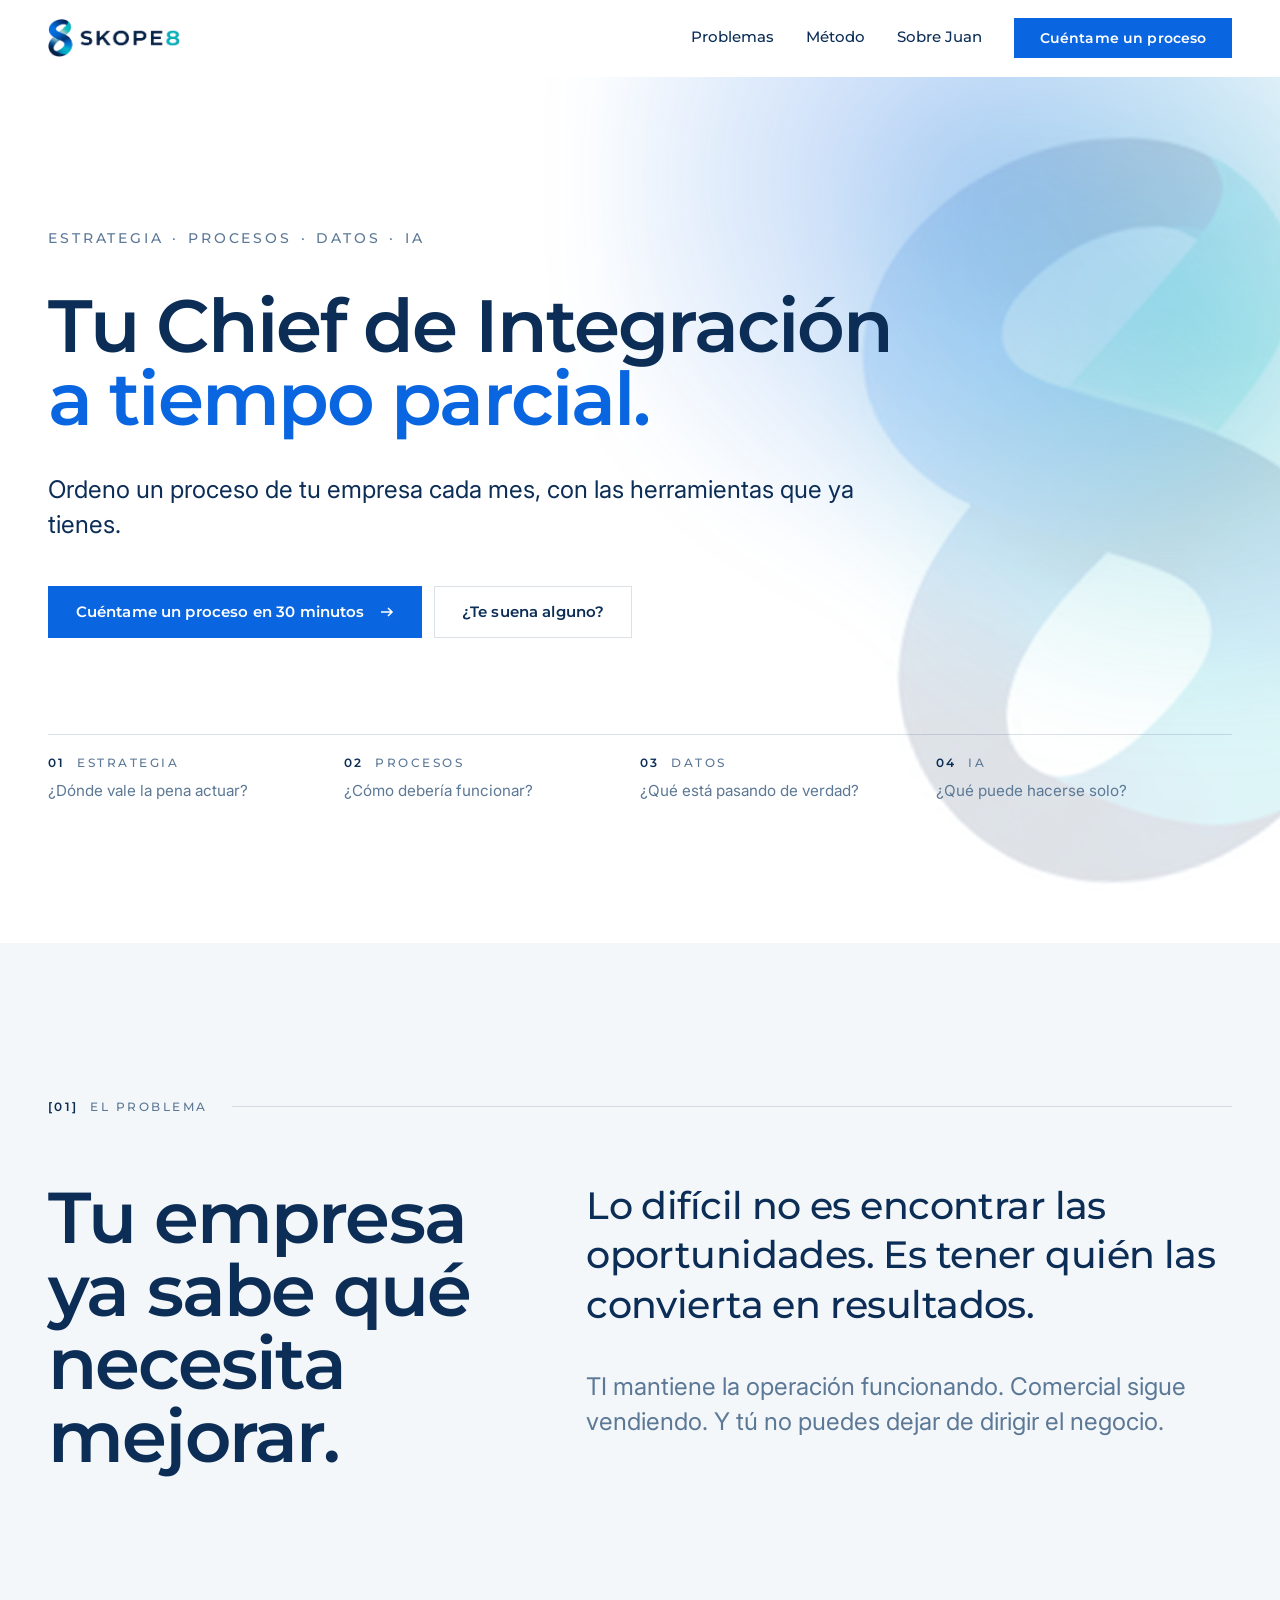
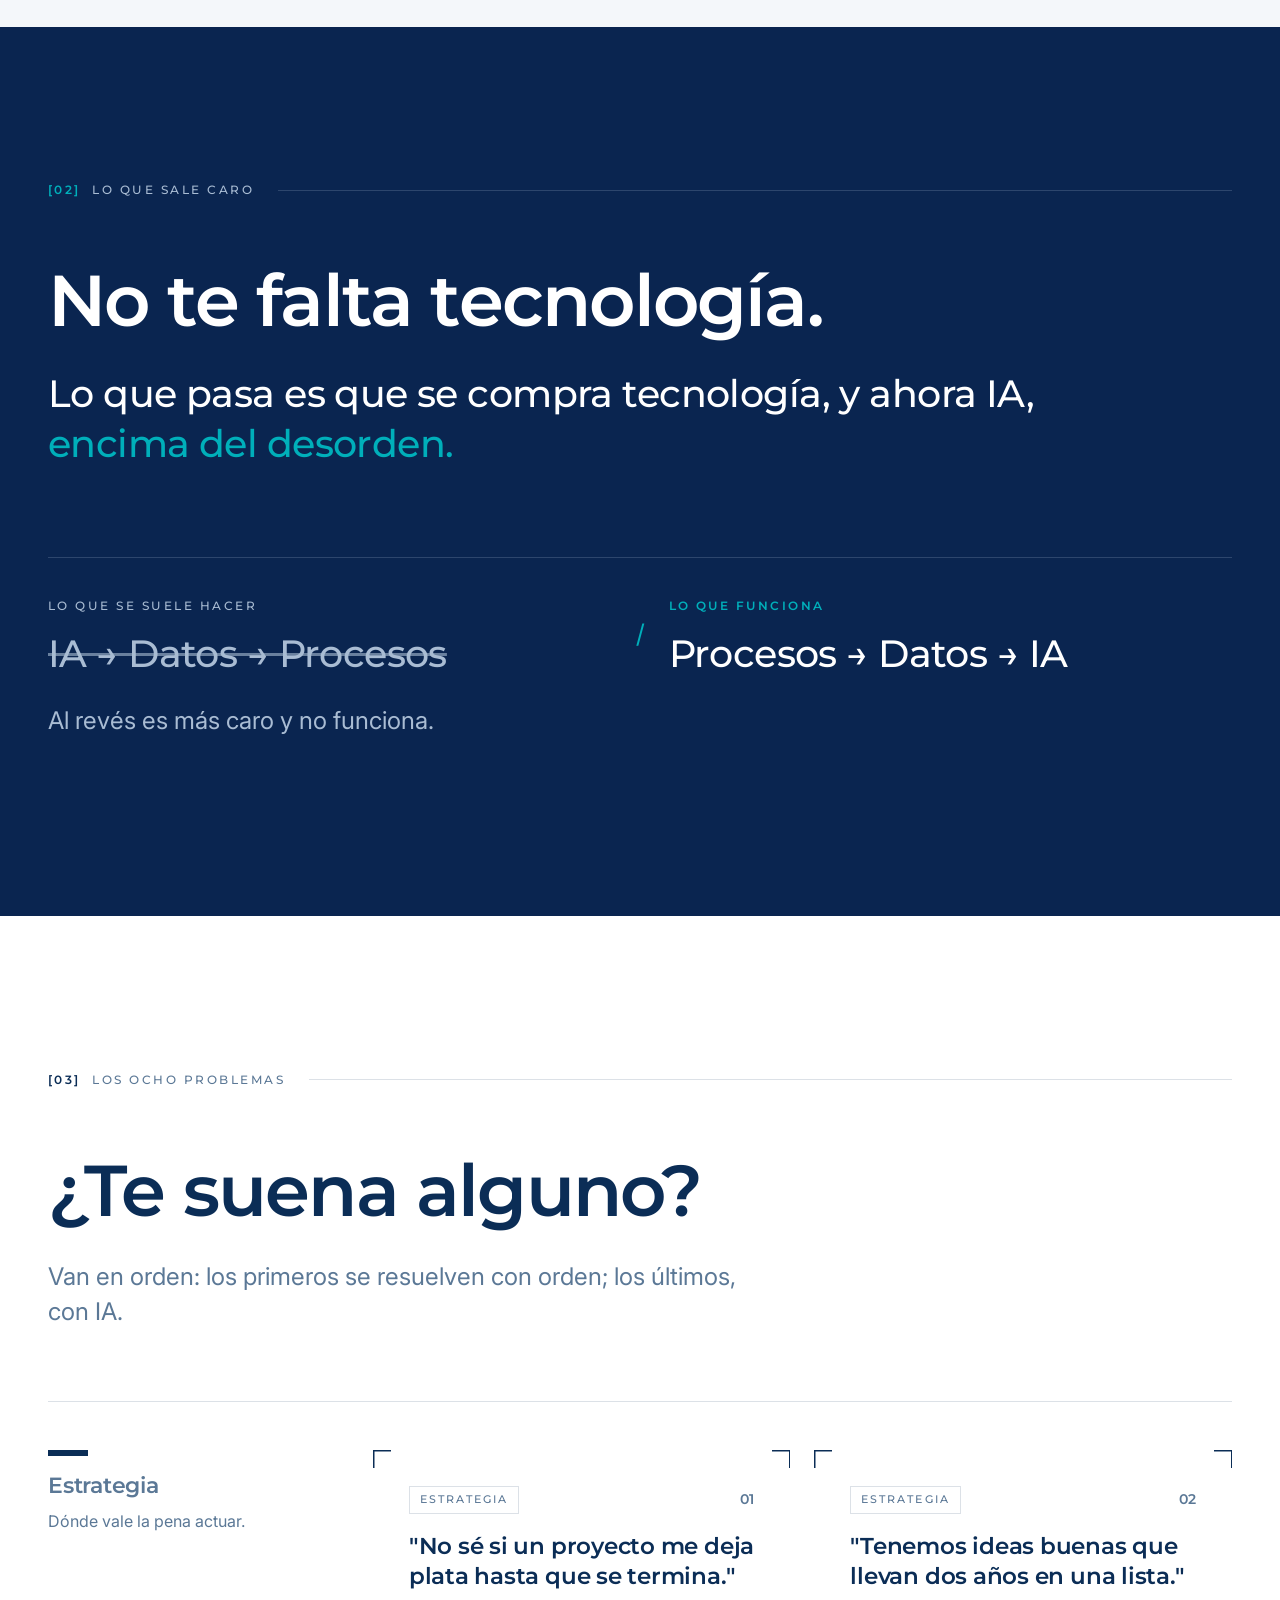
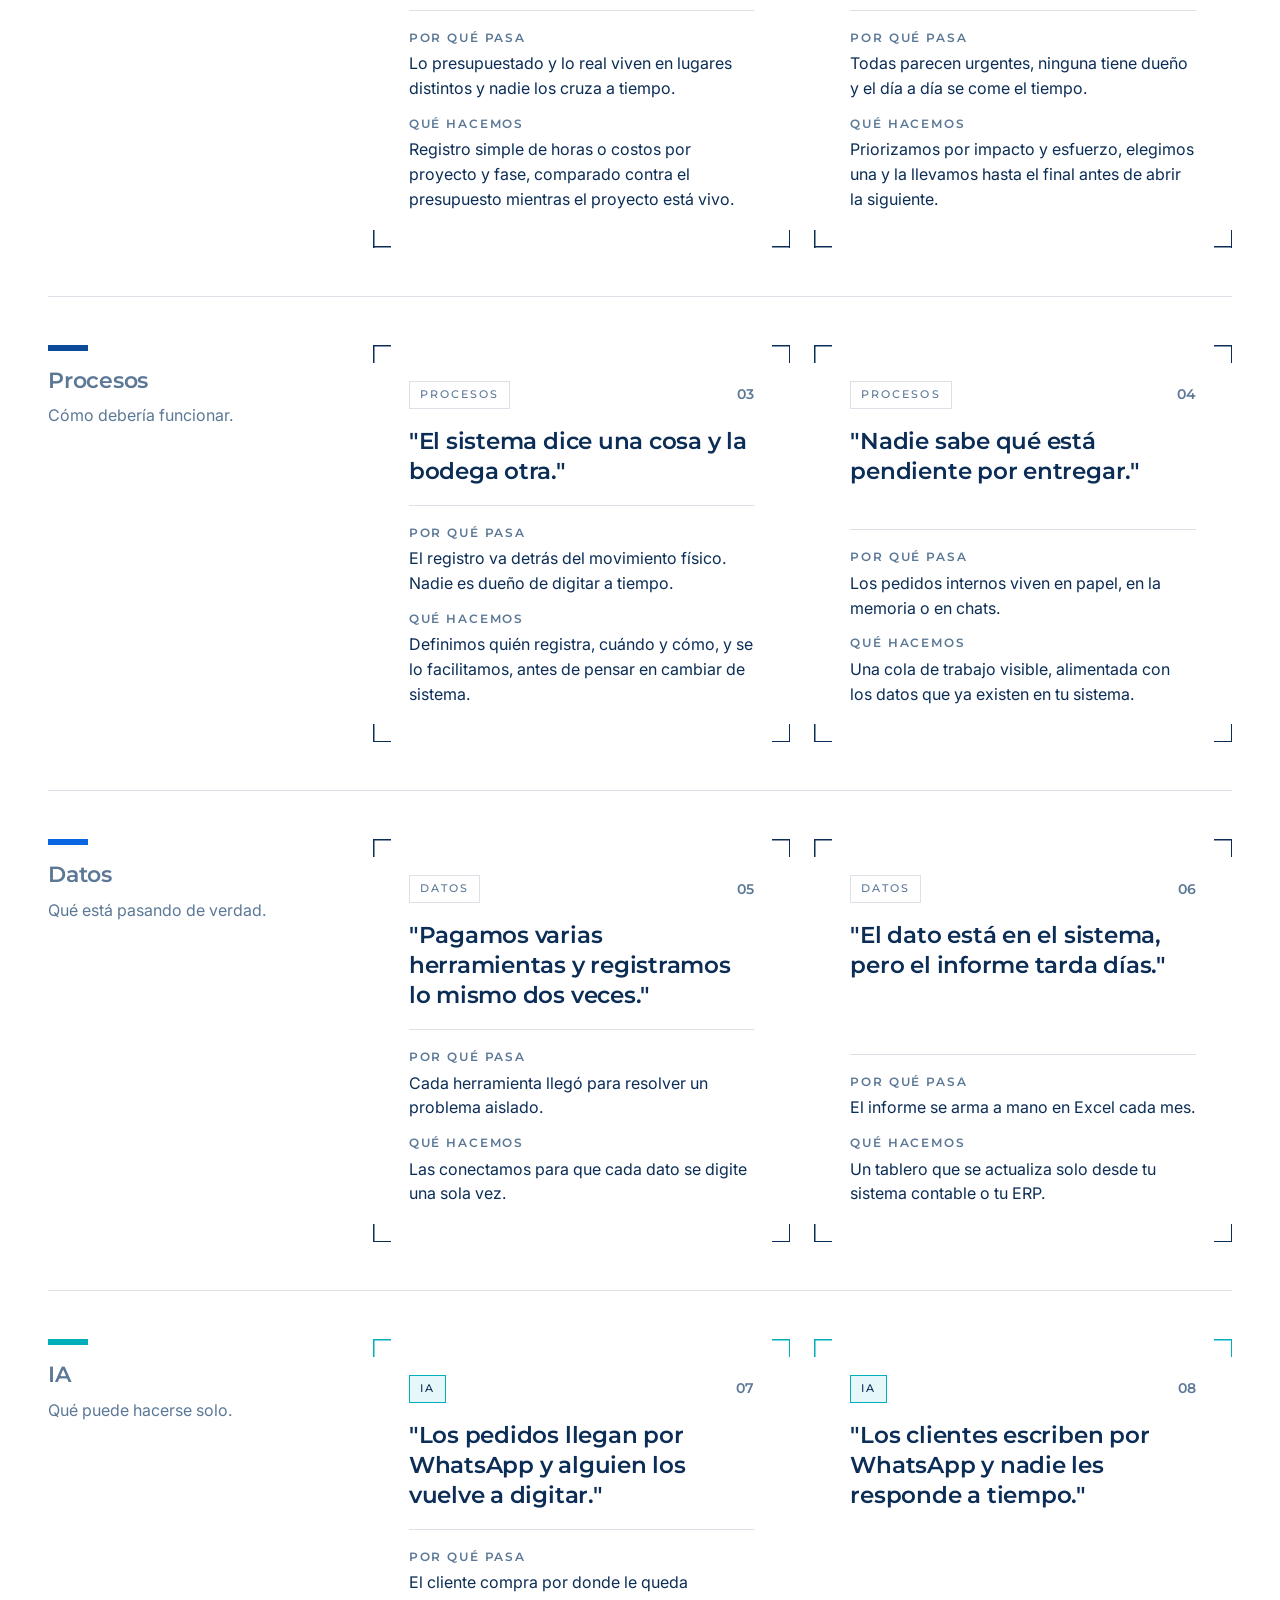
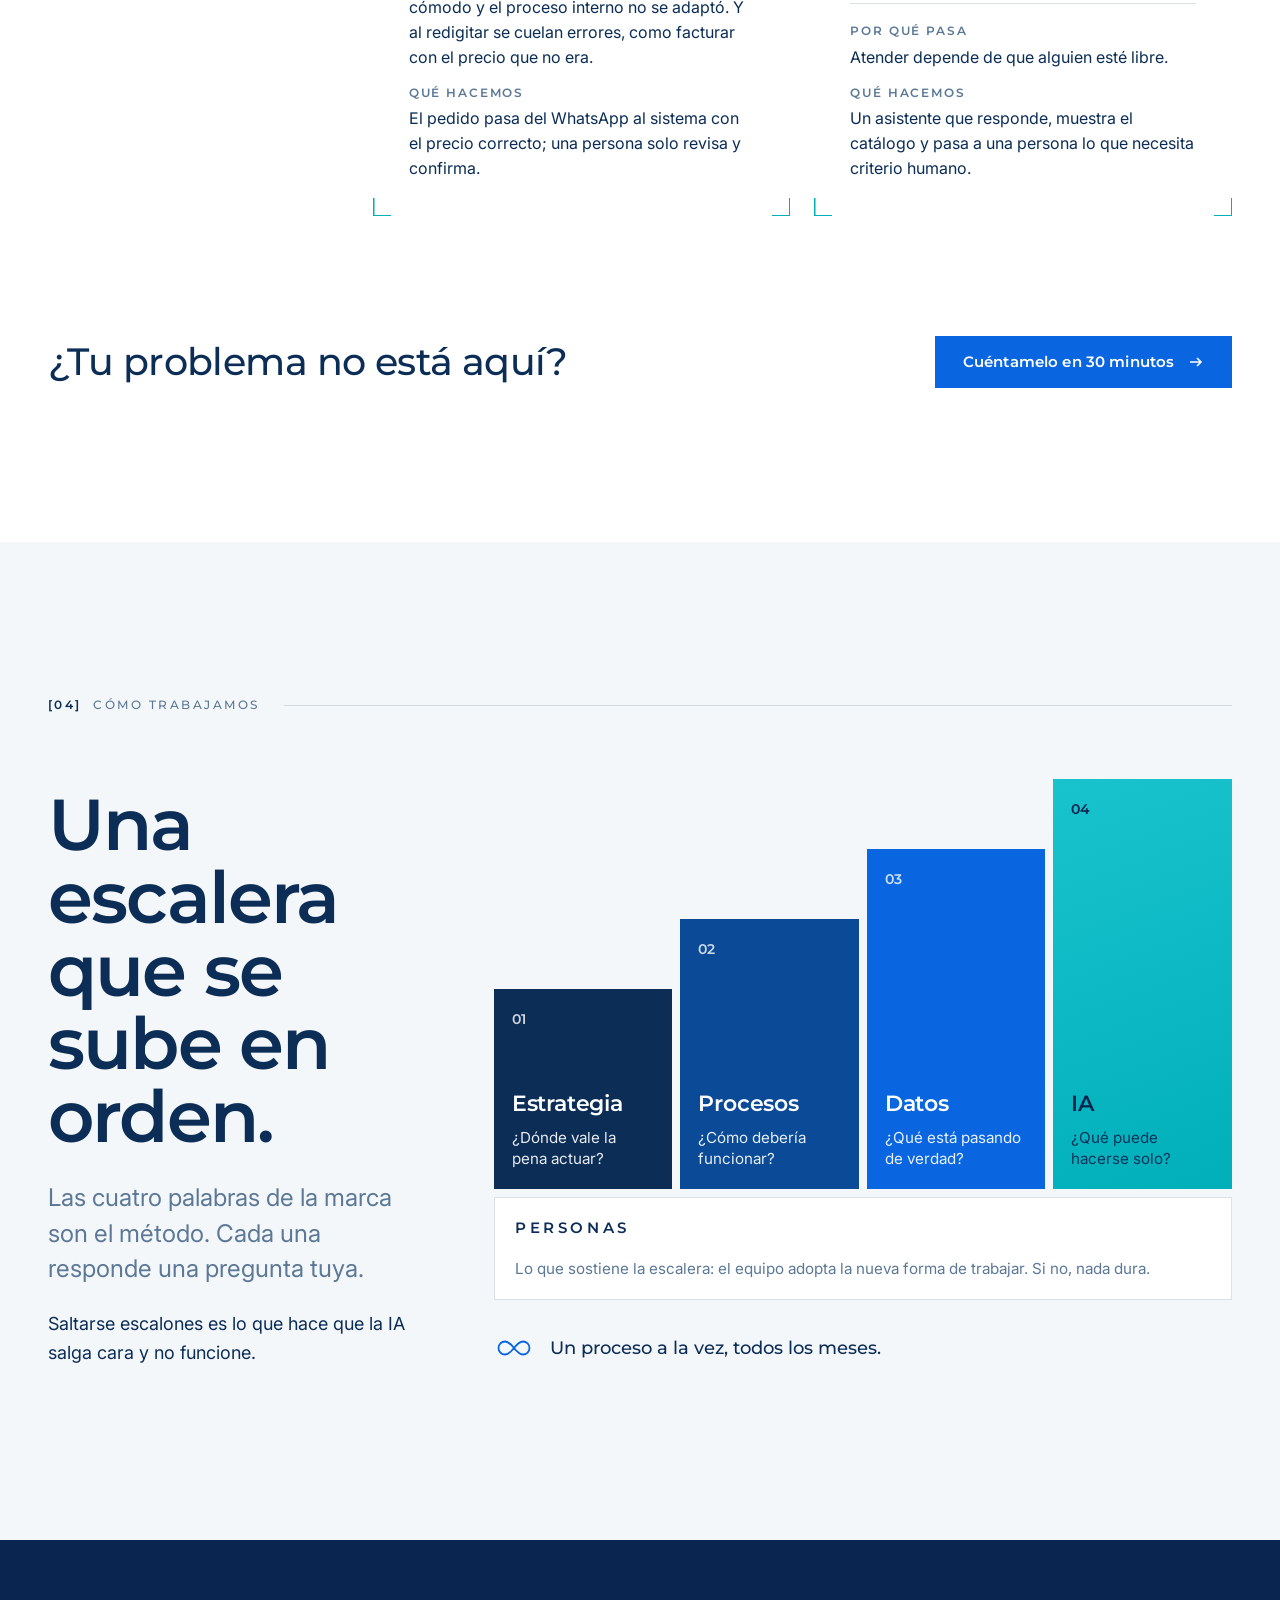
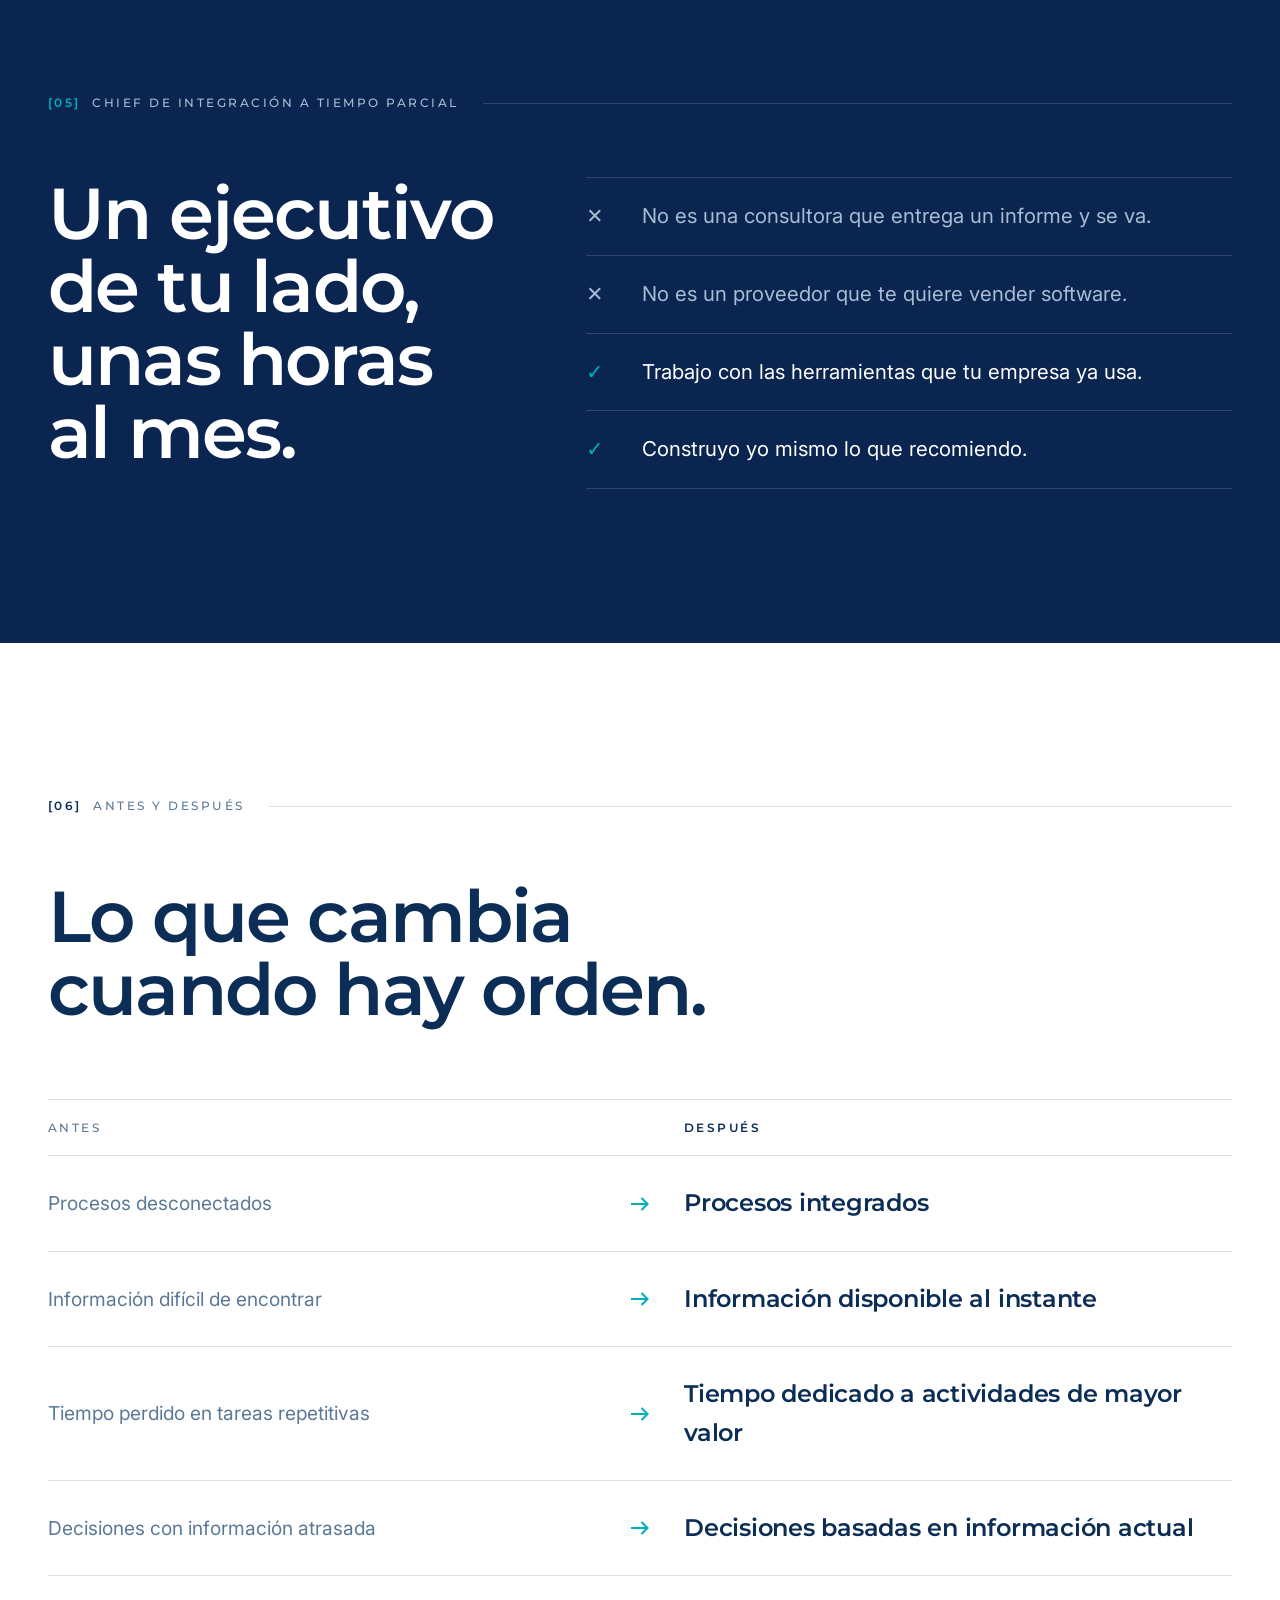
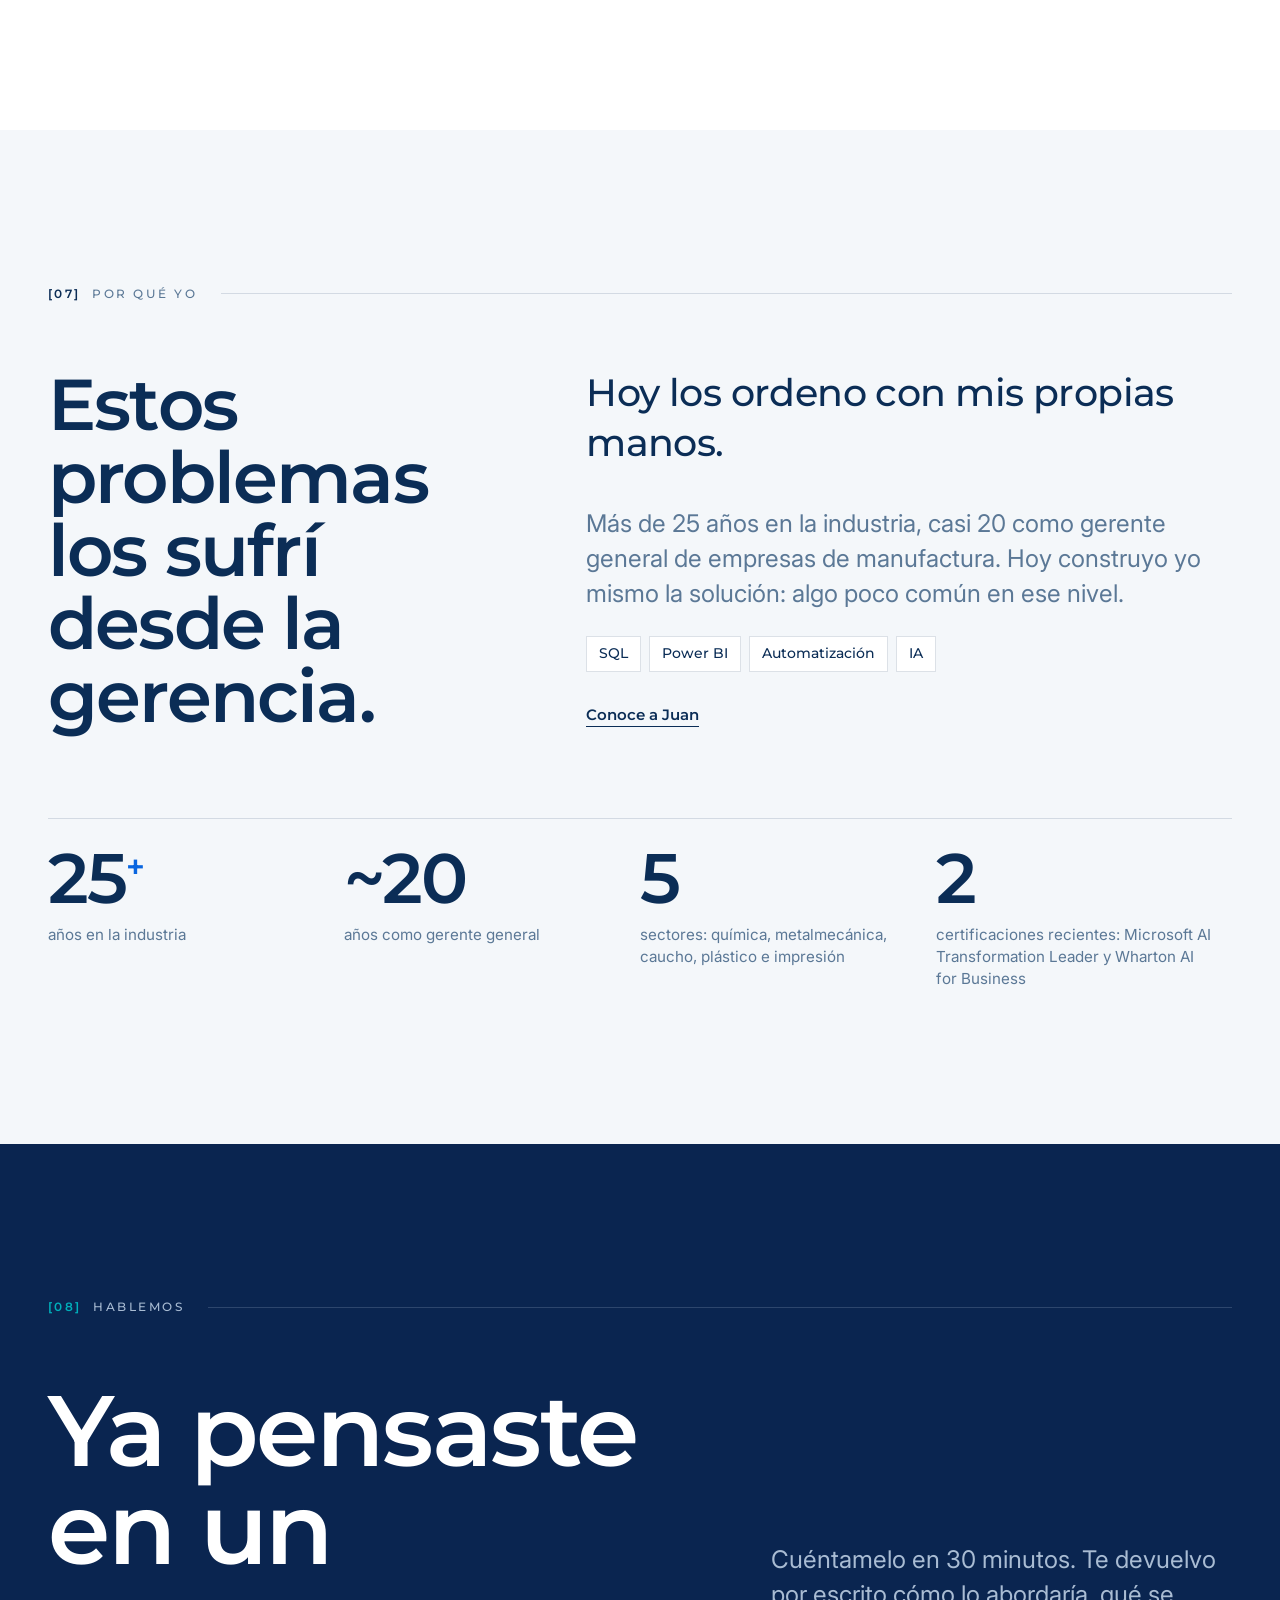
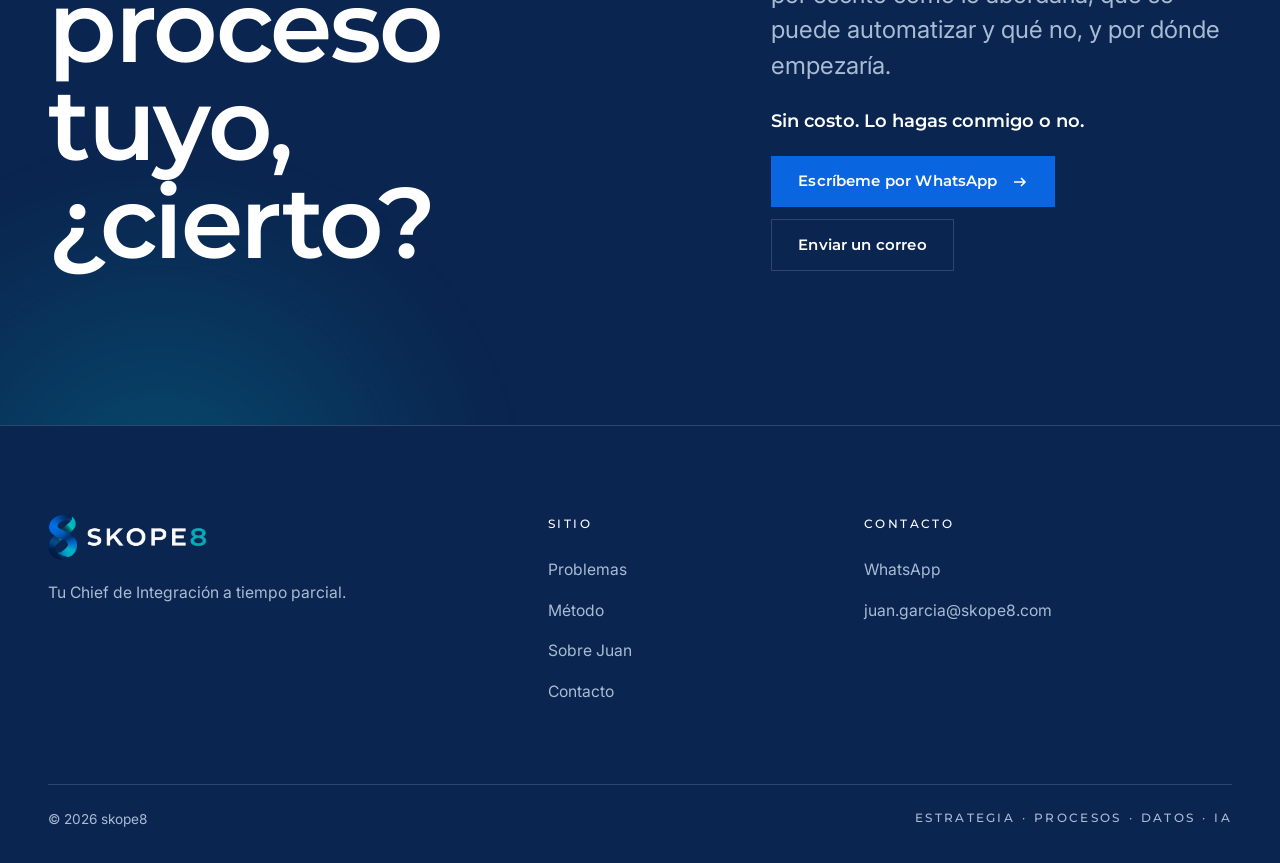
<file: index.html>
<!doctype html>
<html lang="es">
<head>
  <meta charset="utf-8">
  <meta name="viewport" content="width=device-width, initial-scale=1">
  <title>skope8 · Tu Chief de Integración a tiempo parcial</title>
  <meta name="description" content="Tu Chief de Integración a tiempo parcial. Ordeno un proceso de tu empresa cada mes, con las herramientas que ya tienes. Estrategia · Procesos · Datos · IA.">
  <meta name="theme-color" content="#0B2D56">
  <meta property="og:title" content="skope8 · Tu Chief de Integración a tiempo parcial">
  <meta property="og:description" content="Tu Chief de Integración a tiempo parcial. Ordeno un proceso de tu empresa cada mes, con las herramientas que ya tienes.">
  <meta property="og:image" content="assets/img/logo/logo-horizontal.png">
  <meta property="og:type" content="website">
  <link rel="icon" type="image/png" href="assets/img/logo/favicon.png">
  <link rel="apple-touch-icon" href="assets/img/logo/apple-touch-icon.png">
  <link rel="preconnect" href="https://fonts.googleapis.com">
  <link rel="preconnect" href="https://fonts.gstatic.com" crossorigin>
  <link href="https://fonts.googleapis.com/css2?family=Inter:wght@400;500;600&family=Montserrat:wght@400;500;600;700&display=swap" rel="stylesheet">
  <link rel="stylesheet" href="assets/css/styles.css">
</head>
<body>
  <a class="skip-link" href="#contenido">Saltar al contenido</a>

  <header class="site-header">
    <div class="container header-inner">
      <a class="header-logo" href="index.html" aria-label="skope8, inicio">
        <img src="assets/img/logo/logo-horizontal.png" alt="SKOPE8" width="2306" height="666">
      </a>
      <button class="nav-toggle" aria-label="Abrir menú" aria-expanded="false" aria-controls="nav"><span></span><span></span><span></span></button>
      <nav class="nav" id="nav" aria-label="Principal">
        <a href="#problemas">Problemas</a>
        <a href="#metodo">Método</a>
        <a href="sobre-juan.html">Sobre Juan</a>
        <a class="btn" href="contacto.html">Cuéntame un proceso</a>
      </nav>
    </div>
  </header>

  <main id="contenido">

    <!-- Portada -->
    <section class="hero">
      <div class="hero-bulb" aria-hidden="true"></div>
      <img class="hero-iso" src="assets/img/logo/isotipo.png" alt="" aria-hidden="true">
      <div class="container hero-inner">
        <p class="brand-line reveal">Estrategia<span class="dot">·</span>Procesos<span class="dot">·</span>Datos<span class="dot">·</span>IA</p>
        <h1 class="h1 reveal" data-delay="1">Tu Chief de Integración <span class="accent">a tiempo parcial.</span></h1>
        <p class="lead hero-sub reveal" data-delay="2">Ordeno un proceso de tu empresa cada mes, con las herramientas que ya tienes.</p>
        <div class="btn-row reveal" data-delay="3">
          <a class="btn" href="contacto.html" data-wa>
            Cuéntame un proceso en 30 minutos
            <span class="btn-arrow" aria-hidden="true"><svg viewBox="0 0 16 16" fill="none" stroke="currentColor" stroke-width="1.6"><path d="M2 8h11M9 4l4 4-4 4"/></svg><svg viewBox="0 0 16 16" fill="none" stroke="currentColor" stroke-width="1.6"><path d="M2 8h11M9 4l4 4-4 4"/></svg></span>
          </a>
          <a class="btn btn--ghost" href="#problemas">¿Te suena alguno?</a>
        </div>
        <div class="hero-foot reveal">
          <div><span class="label"><span class="num">01</span>Estrategia</span><p>¿Dónde vale la pena actuar?</p></div>
          <div><span class="label"><span class="num">02</span>Procesos</span><p>¿Cómo debería funcionar?</p></div>
          <div><span class="label"><span class="num">03</span>Datos</span><p>¿Qué está pasando de verdad?</p></div>
          <div><span class="label"><span class="num">04</span>IA</span><p>¿Qué puede hacerse solo?</p></div>
        </div>
      </div>
    </section>

    <!-- El problema -->
    <section class="section section--soft" id="problema">
      <div class="container">
        <div class="section-head"><span class="label"><span class="num">[01]</span>El problema</span></div>
        <div class="split">
          <h2 class="h2 reveal">Tu empresa ya sabe qué necesita mejorar.</h2>
          <div class="stack reveal" data-delay="1">
            <p class="big-text">Lo difícil no es encontrar las oportunidades. Es tener quién las convierta en resultados.</p>
            <p class="lead muted">TI mantiene la operación funcionando. Comercial sigue vendiendo. Y tú no puedes dejar de dirigir el negocio.</p>
          </div>
        </div>
      </div>
    </section>

    <!-- El enemigo -->
    <section class="section section--dark" id="enemigo">
      <div class="container">
        <div class="section-head"><span class="label"><span class="num">[02]</span>Lo que sale caro</span></div>
        <h2 class="h2 enemy-quote reveal">No te falta tecnología.</h2>
        <p class="big-text reveal" data-delay="1" style="max-width: 26em; margin-top: 32px;">Lo que pasa es que se compra tecnología, y ahora IA, <span style="color: var(--turq)">encima del desorden.</span></p>
        <div class="enemy-strip reveal">
          <div><span class="label">Lo que se suele hacer</span><p class="big-text wrong">IA → Datos → Procesos</p></div>
          <span class="arrow" aria-hidden="true">/</span>
          <div><span class="label"><span class="num">Lo que funciona</span></span><p class="big-text right">Procesos → Datos → IA</p></div>
        </div>
        <p class="lead muted" style="margin-top: 24px;">Al revés es más caro y no funciona.</p>
      </div>
    </section>

    <!-- Los ocho problemas -->
    <section class="section" id="problemas">
      <div class="container">
        <div class="section-head"><span class="label"><span class="num">[03]</span>Los ocho problemas</span></div>
        <div class="problems-intro">
          <h2 class="h2 reveal">¿Te suena alguno?</h2>
          <p class="lead muted reveal" data-delay="1">Van en orden: los primeros se resuelven con orden; los últimos, con IA.</p>
        </div>

        <!-- Estrategia -->
        <div class="rung-group">
          <div class="rung-meta reveal">
            <span class="rung-swatch" style="background: var(--navy)"></span>
            <p class="rung-name">Estrategia</p>
            <p>Dónde vale la pena actuar.</p>
          </div>
          <div class="rung-cards">
            <article class="card frame reveal">
              <div class="card-top"><span class="tag">Estrategia</span><span class="card-num">01</span></div>
              <blockquote>"No sé si un proyecto me deja plata hasta que se termina."</blockquote>
              <dl>
                <div><dt>Por qué pasa</dt><dd>Lo presupuestado y lo real viven en lugares distintos y nadie los cruza a tiempo.</dd></div>
                <div><dt>Qué hacemos</dt><dd>Registro simple de horas o costos por proyecto y fase, comparado contra el presupuesto mientras el proyecto está vivo.</dd></div>
              </dl>
            </article>
            <article class="card frame reveal" data-delay="1">
              <div class="card-top"><span class="tag">Estrategia</span><span class="card-num">02</span></div>
              <blockquote>"Tenemos ideas buenas que llevan dos años en una lista."</blockquote>
              <dl>
                <div><dt>Por qué pasa</dt><dd>Todas parecen urgentes, ninguna tiene dueño y el día a día se come el tiempo.</dd></div>
                <div><dt>Qué hacemos</dt><dd>Priorizamos por impacto y esfuerzo, elegimos una y la llevamos hasta el final antes de abrir la siguiente.</dd></div>
              </dl>
            </article>
          </div>
        </div>

        <!-- Procesos -->
        <div class="rung-group">
          <div class="rung-meta reveal">
            <span class="rung-swatch" style="background: #0A4A97"></span>
            <p class="rung-name">Procesos</p>
            <p>Cómo debería funcionar.</p>
          </div>
          <div class="rung-cards">
            <article class="card frame reveal">
              <div class="card-top"><span class="tag">Procesos</span><span class="card-num">03</span></div>
              <blockquote>"El sistema dice una cosa y la bodega otra."</blockquote>
              <dl>
                <div><dt>Por qué pasa</dt><dd>El registro va detrás del movimiento físico. Nadie es dueño de digitar a tiempo.</dd></div>
                <div><dt>Qué hacemos</dt><dd>Definimos quién registra, cuándo y cómo, y se lo facilitamos, antes de pensar en cambiar de sistema.</dd></div>
              </dl>
            </article>
            <article class="card frame reveal" data-delay="1">
              <div class="card-top"><span class="tag">Procesos</span><span class="card-num">04</span></div>
              <blockquote>"Nadie sabe qué está pendiente por entregar."</blockquote>
              <dl>
                <div><dt>Por qué pasa</dt><dd>Los pedidos internos viven en papel, en la memoria o en chats.</dd></div>
                <div><dt>Qué hacemos</dt><dd>Una cola de trabajo visible, alimentada con los datos que ya existen en tu sistema.</dd></div>
              </dl>
            </article>
          </div>
        </div>

        <!-- Datos -->
        <div class="rung-group">
          <div class="rung-meta reveal">
            <span class="rung-swatch" style="background: var(--blue)"></span>
            <p class="rung-name">Datos</p>
            <p>Qué está pasando de verdad.</p>
          </div>
          <div class="rung-cards">
            <article class="card frame reveal">
              <div class="card-top"><span class="tag">Datos</span><span class="card-num">05</span></div>
              <blockquote>"Pagamos varias herramientas y registramos lo mismo dos veces."</blockquote>
              <dl>
                <div><dt>Por qué pasa</dt><dd>Cada herramienta llegó para resolver un problema aislado.</dd></div>
                <div><dt>Qué hacemos</dt><dd>Las conectamos para que cada dato se digite una sola vez.</dd></div>
              </dl>
            </article>
            <article class="card frame reveal" data-delay="1">
              <div class="card-top"><span class="tag">Datos</span><span class="card-num">06</span></div>
              <blockquote>"El dato está en el sistema, pero el informe tarda días."</blockquote>
              <dl>
                <div><dt>Por qué pasa</dt><dd>El informe se arma a mano en Excel cada mes.</dd></div>
                <div><dt>Qué hacemos</dt><dd>Un tablero que se actualiza solo desde tu sistema contable o tu ERP.</dd></div>
              </dl>
            </article>
          </div>
        </div>

        <!-- IA -->
        <div class="rung-group">
          <div class="rung-meta reveal">
            <span class="rung-swatch" style="background: var(--turq)"></span>
            <p class="rung-name">IA</p>
            <p>Qué puede hacerse solo.</p>
          </div>
          <div class="rung-cards">
            <article class="card frame card--ia reveal">
              <div class="card-top"><span class="tag tag--ia">IA</span><span class="card-num">07</span></div>
              <blockquote>"Los pedidos llegan por WhatsApp y alguien los vuelve a digitar."</blockquote>
              <dl>
                <div><dt>Por qué pasa</dt><dd>El cliente compra por donde le queda cómodo y el proceso interno no se adaptó. Y al redigitar se cuelan errores, como facturar con el precio que no era.</dd></div>
                <div><dt>Qué hacemos</dt><dd>El pedido pasa del WhatsApp al sistema con el precio correcto; una persona solo revisa y confirma.</dd></div>
              </dl>
            </article>
            <article class="card frame card--ia reveal" data-delay="1">
              <div class="card-top"><span class="tag tag--ia">IA</span><span class="card-num">08</span></div>
              <blockquote>"Los clientes escriben por WhatsApp y nadie les responde a tiempo."</blockquote>
              <dl>
                <div><dt>Por qué pasa</dt><dd>Atender depende de que alguien esté libre.</dd></div>
                <div><dt>Qué hacemos</dt><dd>Un asistente que responde, muestra el catálogo y pasa a una persona lo que necesita criterio humano.</dd></div>
              </dl>
            </article>
          </div>
        </div>

        <div class="problems-close reveal">
          <p class="big-text" style="margin: 0;">¿Tu problema no está aquí?</p>
          <a class="btn" href="contacto.html" data-wa>
            Cuéntamelo en 30 minutos
            <span class="btn-arrow" aria-hidden="true"><svg viewBox="0 0 16 16" fill="none" stroke="currentColor" stroke-width="1.6"><path d="M2 8h11M9 4l4 4-4 4"/></svg><svg viewBox="0 0 16 16" fill="none" stroke="currentColor" stroke-width="1.6"><path d="M2 8h11M9 4l4 4-4 4"/></svg></span>
          </a>
        </div>
      </div>
    </section>

    <!-- Cómo trabajamos: la escalera -->
    <section class="section section--soft" id="metodo">
      <div class="container">
        <div class="section-head"><span class="label"><span class="num">[04]</span>Cómo trabajamos</span></div>
        <div class="stair-wrap">
          <div class="stack">
            <h2 class="h2 reveal">Una escalera que se sube en orden.</h2>
            <p class="lead muted reveal" data-delay="1">Las cuatro palabras de la marca son el método. Cada una responde una pregunta tuya.</p>
            <p class="reveal" data-delay="2">Saltarse escalones es lo que hace que la IA salga cara y no funcione.</p>
          </div>
          <div>
            <div class="stair">
              <div class="step reveal"><span class="step-num">01</span><div><h3>Estrategia</h3><p>¿Dónde vale la pena actuar?</p></div></div>
              <div class="step reveal" data-delay="1"><span class="step-num">02</span><div><h3>Procesos</h3><p>¿Cómo debería funcionar?</p></div></div>
              <div class="step reveal" data-delay="2"><span class="step-num">03</span><div><h3>Datos</h3><p>¿Qué está pasando de verdad?</p></div></div>
              <div class="step reveal" data-delay="3"><span class="step-num">04</span><div><h3>IA</h3><p>¿Qué puede hacerse solo?</p></div></div>
            </div>
            <div class="stair-base reveal">
              <strong>Personas</strong>
              <span>Lo que sostiene la escalera: el equipo adopta la nueva forma de trabajar. Si no, nada dura.</span>
            </div>
            <p class="cycle reveal">
              <svg width="40" height="40" viewBox="0 0 40 40" fill="none" stroke="currentColor" stroke-width="1.8" aria-hidden="true"><path d="M20 20c-3.5-4.5-6-6.5-9-6.5a6.5 6.5 0 0 0 0 13c3 0 5.5-2 9-6.5Zm0 0c3.5 4.5 6 6.5 9 6.5a6.5 6.5 0 0 0 0-13c-3 0-5.5 2-9 6.5Z"/></svg>
              Un proceso a la vez, todos los meses.
            </p>
          </div>
        </div>
      </div>
    </section>

    <!-- Chief de Integración -->
    <section class="section section--dark" id="chief">
      <div class="container">
        <div class="section-head"><span class="label"><span class="num">[05]</span>Chief de Integración a tiempo parcial</span></div>
        <div class="split">
          <h2 class="h2 reveal">Un ejecutivo de tu lado, unas horas al mes.</h2>
          <ul class="chief-list reveal" data-delay="1">
            <li class="no"><span class="mark">✕</span><span>No es una consultora que entrega un informe y se va.</span></li>
            <li class="no"><span class="mark">✕</span><span>No es un proveedor que te quiere vender software.</span></li>
            <li class="yes"><span class="mark">✓</span><span>Trabajo con las herramientas que tu empresa ya usa.</span></li>
            <li class="yes"><span class="mark">✓</span><span>Construyo yo mismo lo que recomiendo.</span></li>
          </ul>
        </div>
      </div>
    </section>

    <!-- Antes y después -->
    <section class="section" id="antes-despues">
      <div class="container">
        <div class="section-head"><span class="label"><span class="num">[06]</span>Antes y después</span></div>
        <h2 class="h2 reveal" style="max-width: 14ch; margin-bottom: clamp(40px, 6vw, 72px);">Lo que cambia cuando hay orden.</h2>
        <div class="ba reveal">
          <div class="ba-head"><span class="label">Antes</span><span></span><span class="label"><span class="num">Después</span></span></div>
          <div class="ba-row"><span class="before">Procesos desconectados</span><span class="arrow" aria-hidden="true"><svg width="24" height="24" viewBox="0 0 16 16" fill="none" stroke="currentColor" stroke-width="1.4"><path d="M2 8h11M9 4l4 4-4 4"/></svg></span><span class="after">Procesos integrados</span></div>
          <div class="ba-row"><span class="before">Información difícil de encontrar</span><span class="arrow" aria-hidden="true"><svg width="24" height="24" viewBox="0 0 16 16" fill="none" stroke="currentColor" stroke-width="1.4"><path d="M2 8h11M9 4l4 4-4 4"/></svg></span><span class="after">Información disponible al instante</span></div>
          <div class="ba-row"><span class="before">Tiempo perdido en tareas repetitivas</span><span class="arrow" aria-hidden="true"><svg width="24" height="24" viewBox="0 0 16 16" fill="none" stroke="currentColor" stroke-width="1.4"><path d="M2 8h11M9 4l4 4-4 4"/></svg></span><span class="after">Tiempo dedicado a actividades de mayor valor</span></div>
          <div class="ba-row"><span class="before">Decisiones con información atrasada</span><span class="arrow" aria-hidden="true"><svg width="24" height="24" viewBox="0 0 16 16" fill="none" stroke="currentColor" stroke-width="1.4"><path d="M2 8h11M9 4l4 4-4 4"/></svg></span><span class="after">Decisiones basadas en información actual</span></div>
        </div>
      </div>
    </section>

    <!-- Por qué yo -->
    <section class="section section--soft" id="por-que-yo">
      <div class="container">
        <div class="section-head"><span class="label"><span class="num">[07]</span>Por qué yo</span></div>
        <div class="split">
          <h2 class="h2 reveal">Estos problemas los sufrí desde la gerencia.</h2>
          <div class="stack reveal" data-delay="1">
            <p class="big-text">Hoy los ordeno con mis propias manos.</p>
            <p class="lead muted">Más de 25 años en la industria, casi 20 como gerente general de empresas de manufactura. Hoy construyo yo mismo la solución: algo poco común en ese nivel.</p>
            <ul class="chips" aria-label="Herramientas">
              <li>SQL</li><li>Power BI</li><li>Automatización</li><li>IA</li>
            </ul>
            <p style="margin-top: 28px;"><a class="text-link" href="sobre-juan.html">Conoce a Juan</a></p>
          </div>
        </div>
        <div class="stats">
          <div class="stat reveal"><div class="value">25<sup>+</sup></div><p>años en la industria</p></div>
          <div class="stat reveal" data-delay="1"><div class="value">~20</div><p>años como gerente general</p></div>
          <div class="stat reveal" data-delay="2"><div class="value">5</div><p>sectores: química, metalmecánica, caucho, plástico e impresión</p></div>
          <div class="stat reveal" data-delay="3"><div class="value">2</div><p>certificaciones recientes: Microsoft AI Transformation Leader y Wharton AI for Business</p></div>
        </div>
      </div>
    </section>

    <!-- Cierre -->
    <section class="section section--dark cta" id="contacto">
      <div class="cta-bulb" aria-hidden="true"></div>
      <div class="container">
        <div class="section-head"><span class="label"><span class="num">[08]</span>Hablemos</span></div>
        <div class="cta-body">
          <h2 class="h1 reveal">Ya pensaste en un proceso tuyo, ¿cierto?</h2>
          <div class="stack reveal" data-delay="1">
            <p class="lead">Cuéntamelo en 30 minutos. Te devuelvo por escrito cómo lo abordaría, qué se puede automatizar y qué no, y por dónde empezaría.</p>
            <p class="cta-free">Sin costo. Lo hagas conmigo o no.</p>
            <div class="btn-row">
              <a class="btn" href="contacto.html" data-wa>
                Escríbeme por WhatsApp
                <span class="btn-arrow" aria-hidden="true"><svg viewBox="0 0 16 16" fill="none" stroke="currentColor" stroke-width="1.6"><path d="M2 8h11M9 4l4 4-4 4"/></svg><svg viewBox="0 0 16 16" fill="none" stroke="currentColor" stroke-width="1.6"><path d="M2 8h11M9 4l4 4-4 4"/></svg></span>
              </a>
              <a class="btn btn--ghost" href="contacto.html" data-mail>Enviar un correo</a>
            </div>
          </div>
        </div>
      </div>
    </section>

  </main>

  <footer class="site-footer">
    <div class="container">
      <div class="footer-grid">
        <div>
          <a class="footer-logo" href="index.html" aria-label="skope8, inicio"><img src="assets/img/logo/logo-horizontal-blanco.png" alt="SKOPE8" width="2306" height="666"></a>
          <p class="footer-tag">Tu Chief de Integración a tiempo parcial.</p>
        </div>
        <div>
          <h4>Sitio</h4>
          <ul class="footer-links">
            <li><a href="index.html#problemas">Problemas</a></li>
            <li><a href="index.html#metodo">Método</a></li>
            <li><a href="sobre-juan.html">Sobre Juan</a></li>
            <li><a href="contacto.html">Contacto</a></li>
          </ul>
        </div>
        <div>
          <h4>Contacto</h4>
          <ul class="footer-links">
            <li><a href="contacto.html" data-wa>WhatsApp</a></li>
            <li><a href="contacto.html" data-mail data-mail-text>Correo</a></li>
          </ul>
        </div>
      </div>
      <div class="footer-bottom">
        <span>© <span data-year>2026</span> skope8</span>
        <span class="brand-line">Estrategia<span class="dot">·</span>Procesos<span class="dot">·</span>Datos<span class="dot">·</span>IA</span>
      </div>
    </div>
  </footer>

  <script src="assets/js/main.js"></script>
</body>
</html>
</file>
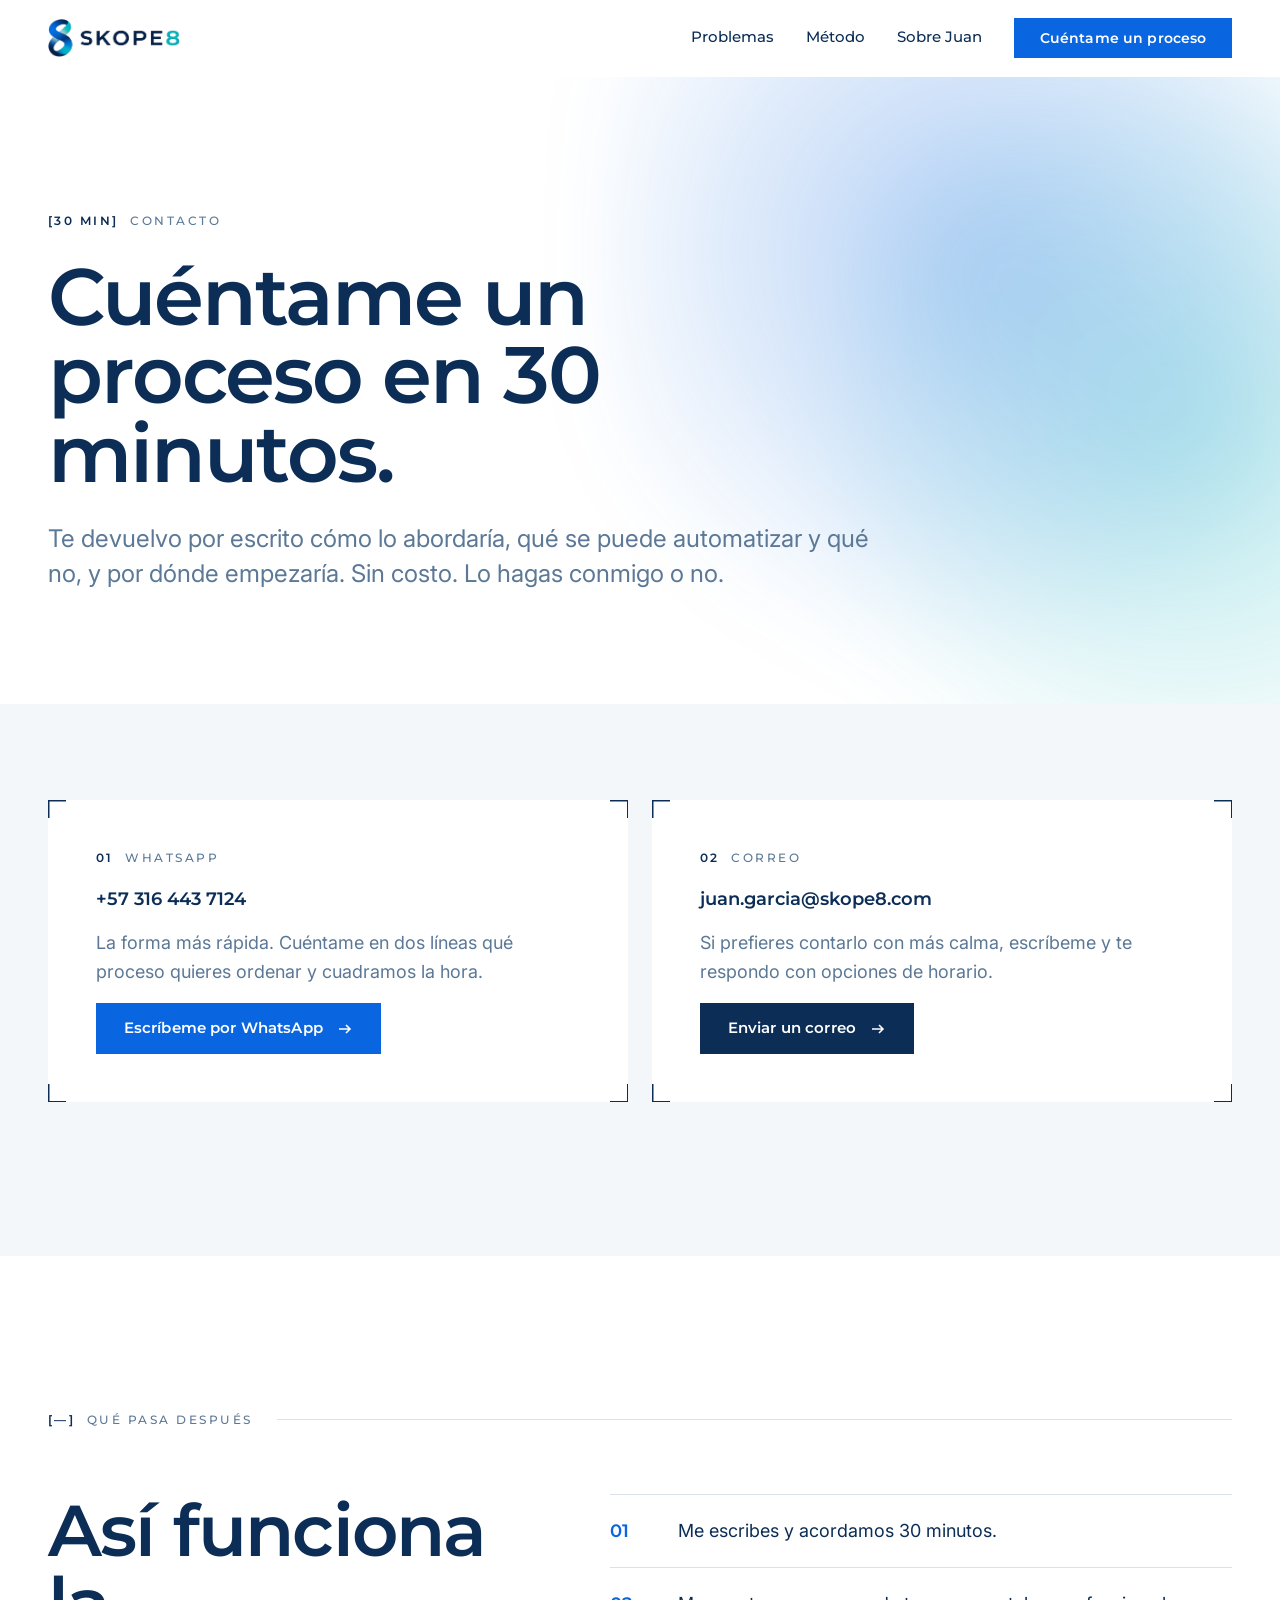
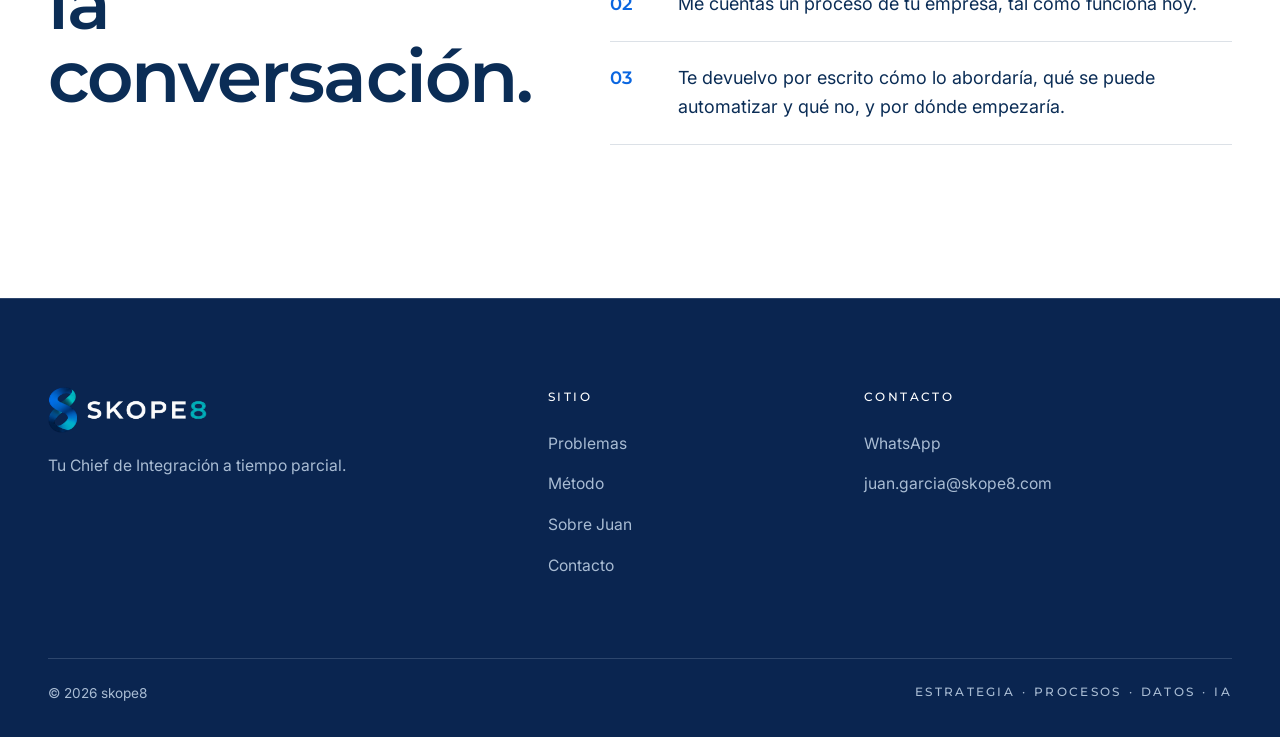
<file: contacto.html>
<!doctype html>
<html lang="es">
<head>
  <meta charset="utf-8">
  <meta name="viewport" content="width=device-width, initial-scale=1">
  <title>Contacto · skope8</title>
  <meta name="description" content="Cuéntame un proceso de tu empresa en 30 minutos. Te devuelvo por escrito cómo lo abordaría. Sin costo.">
  <meta name="theme-color" content="#0B2D56">
  <meta property="og:title" content="Contacto · skope8">
  <meta property="og:description" content="Cuéntame un proceso de tu empresa en 30 minutos. Te devuelvo por escrito cómo lo abordaría. Sin costo.">
  <meta property="og:image" content="assets/img/logo/logo-horizontal.png">
  <meta property="og:type" content="website">
  <link rel="icon" type="image/png" href="assets/img/logo/favicon.png">
  <link rel="apple-touch-icon" href="assets/img/logo/apple-touch-icon.png">
  <link rel="preconnect" href="https://fonts.googleapis.com">
  <link rel="preconnect" href="https://fonts.gstatic.com" crossorigin>
  <link href="https://fonts.googleapis.com/css2?family=Inter:wght@400;500;600&family=Montserrat:wght@400;500;600;700&display=swap" rel="stylesheet">
  <link rel="stylesheet" href="assets/css/styles.css">
</head>
<body>
  <a class="skip-link" href="#contenido">Saltar al contenido</a>

  <header class="site-header">
    <div class="container header-inner">
      <a class="header-logo" href="index.html" aria-label="skope8, inicio">
        <img src="assets/img/logo/logo-horizontal.png" alt="SKOPE8" width="2306" height="666">
      </a>
      <button class="nav-toggle" aria-label="Abrir menú" aria-expanded="false" aria-controls="nav"><span></span><span></span><span></span></button>
      <nav class="nav" id="nav" aria-label="Principal">
        <a href="index.html#problemas">Problemas</a>
        <a href="index.html#metodo">Método</a>
        <a href="sobre-juan.html">Sobre Juan</a>
        <a class="btn" href="contacto.html">Cuéntame un proceso</a>
      </nav>
    </div>
  </header>

  <main id="contenido">
    <section class="page-hero">
      <div class="hero-bulb" aria-hidden="true"></div>
      <div class="container" style="position: relative;">
        <span class="label reveal"><span class="num">[30 min]</span>Contacto</span>
        <h1 class="h1 reveal" data-delay="1">Cuéntame un proceso en 30 minutos.</h1>
        <p class="lead reveal" data-delay="2">Te devuelvo por escrito cómo lo abordaría, qué se puede automatizar y qué no, y por dónde empezaría. Sin costo. Lo hagas conmigo o no.</p>
      </div>
    </section>

    <section class="section section--soft" style="padding-top: clamp(56px, 8vw, 96px);">
      <div class="container">
        <div class="contact-grid">
          <div class="contact-card frame reveal">
            <span class="label"><span class="num">01</span>WhatsApp</span>
            <p class="contact-value" data-wa-display>WhatsApp</p>
            <p>La forma más rápida. Cuéntame en dos líneas qué proceso quieres ordenar y cuadramos la hora.</p>
            <a class="btn" href="#" data-wa>Escríbeme por WhatsApp <span class="btn-arrow" aria-hidden="true"><svg viewBox="0 0 16 16" fill="none" stroke="currentColor" stroke-width="1.6"><path d="M2 8h11M9 4l4 4-4 4"/></svg><svg viewBox="0 0 16 16" fill="none" stroke="currentColor" stroke-width="1.6"><path d="M2 8h11M9 4l4 4-4 4"/></svg></span></a>
          </div>
          <div class="contact-card frame reveal" data-delay="1">
            <span class="label"><span class="num">02</span>Correo</span>
            <p class="contact-value" data-mail-text>Correo</p>
            <p>Si prefieres contarlo con más calma, escríbeme y te respondo con opciones de horario.</p>
            <a class="btn btn--navy" href="#" data-mail>Enviar un correo <span class="btn-arrow" aria-hidden="true"><svg viewBox="0 0 16 16" fill="none" stroke="currentColor" stroke-width="1.6"><path d="M2 8h11M9 4l4 4-4 4"/></svg><svg viewBox="0 0 16 16" fill="none" stroke="currentColor" stroke-width="1.6"><path d="M2 8h11M9 4l4 4-4 4"/></svg></span></a>
          </div>
        </div>
      </div>
    </section>

    <section class="section">
      <div class="container">
        <div class="section-head"><span class="label"><span class="num">[—]</span>Qué pasa después</span></div>
        <div class="split">
          <h2 class="h2 reveal">Así funciona la conversación.</h2>
          <ol class="steps-list reveal" data-delay="1">
            <li><span>Me escribes y acordamos 30 minutos.</span></li>
            <li><span>Me cuentas un proceso de tu empresa, tal como funciona hoy.</span></li>
            <li><span>Te devuelvo por escrito cómo lo abordaría, qué se puede automatizar y qué no, y por dónde empezaría.</span></li>
          </ol>
        </div>
      </div>
    </section>
  </main>

  <footer class="site-footer">
    <div class="container">
      <div class="footer-grid">
        <div>
          <a class="footer-logo" href="index.html" aria-label="skope8, inicio"><img src="assets/img/logo/logo-horizontal-blanco.png" alt="SKOPE8" width="2306" height="666"></a>
          <p class="footer-tag">Tu Chief de Integración a tiempo parcial.</p>
        </div>
        <div>
          <h4>Sitio</h4>
          <ul class="footer-links">
            <li><a href="index.html#problemas">Problemas</a></li>
            <li><a href="index.html#metodo">Método</a></li>
            <li><a href="sobre-juan.html">Sobre Juan</a></li>
            <li><a href="contacto.html">Contacto</a></li>
          </ul>
        </div>
        <div>
          <h4>Contacto</h4>
          <ul class="footer-links">
            <li><a href="contacto.html" data-wa>WhatsApp</a></li>
            <li><a href="contacto.html" data-mail data-mail-text>Correo</a></li>
          </ul>
        </div>
      </div>
      <div class="footer-bottom">
        <span>© <span data-year>2026</span> skope8</span>
        <span class="brand-line">Estrategia<span class="dot">·</span>Procesos<span class="dot">·</span>Datos<span class="dot">·</span>IA</span>
      </div>
    </div>
  </footer>

  <script src="assets/js/main.js"></script>
</body>
</html>
</file>
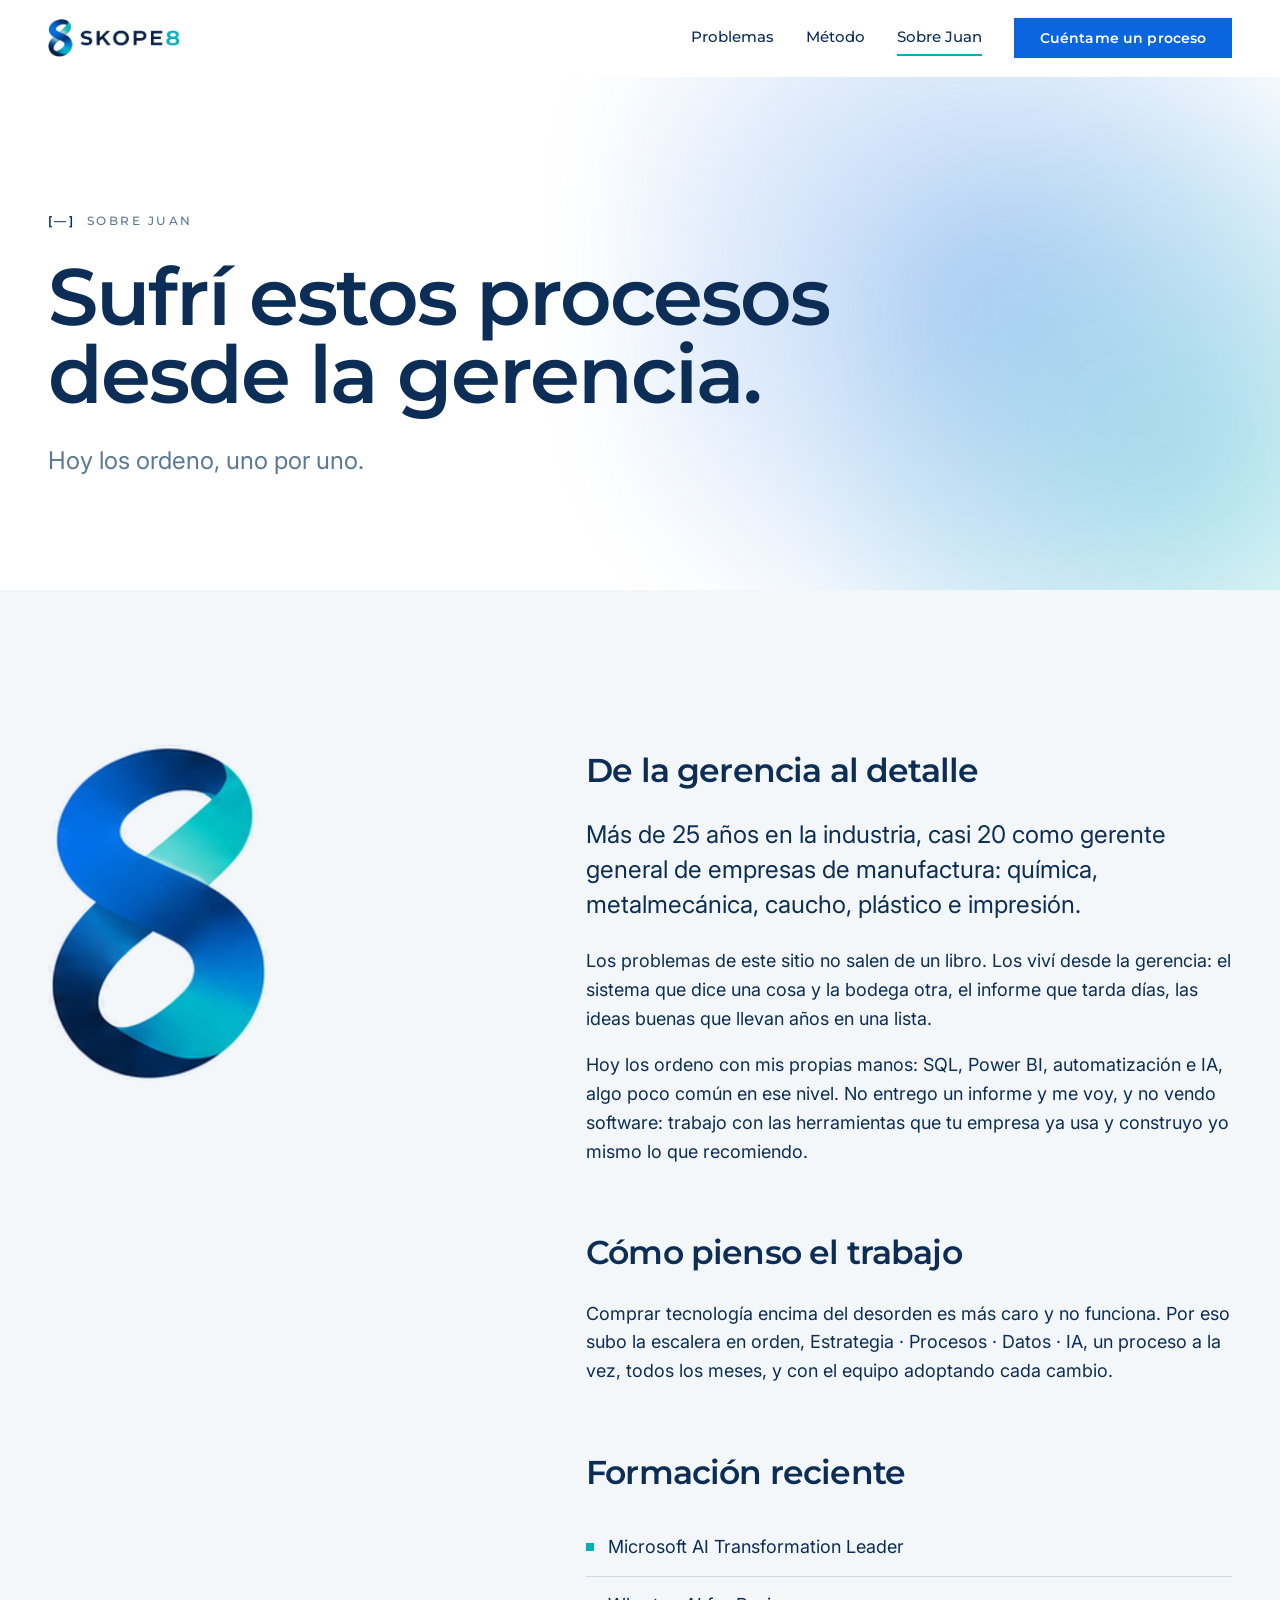
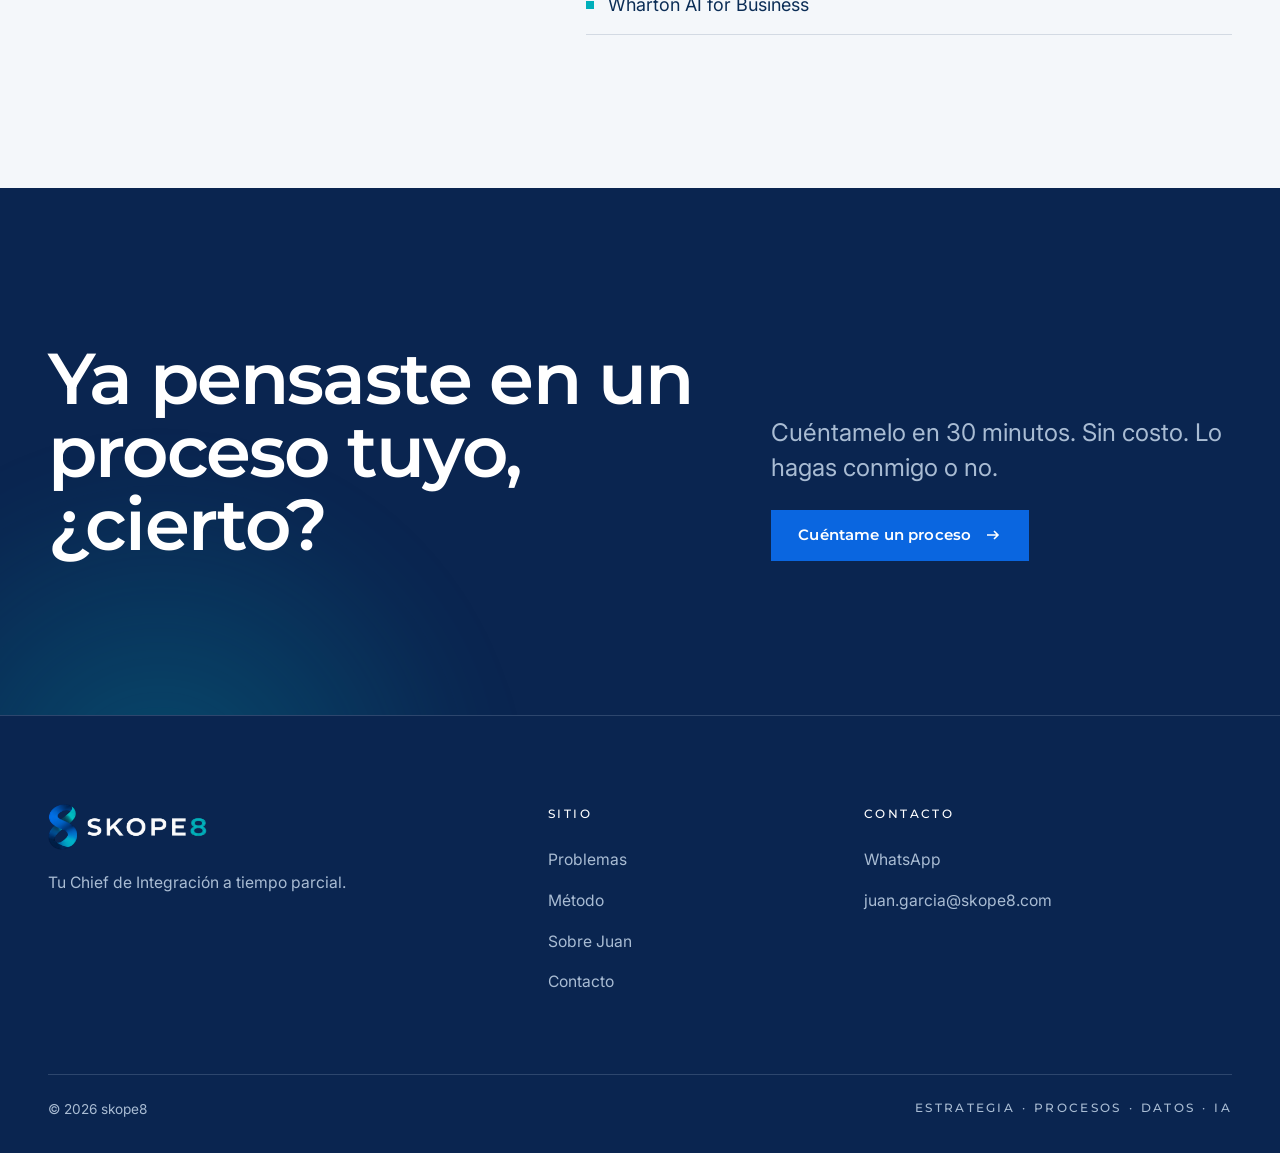
<file: sobre-juan.html>
<!doctype html>
<html lang="es">
<head>
  <meta charset="utf-8">
  <meta name="viewport" content="width=device-width, initial-scale=1">
  <title>Sobre Juan · skope8</title>
  <meta name="description" content="Más de 25 años en la industria, casi 20 como gerente general de empresas de manufactura. Hoy ordeno procesos y construyo yo mismo la solución.">
  <meta name="theme-color" content="#0B2D56">
  <meta property="og:title" content="Sobre Juan · skope8">
  <meta property="og:description" content="Más de 25 años en la industria, casi 20 como gerente general de empresas de manufactura. Hoy ordeno procesos y construyo yo mismo la solución.">
  <meta property="og:image" content="assets/img/logo/logo-horizontal.png">
  <meta property="og:type" content="website">
  <link rel="icon" type="image/png" href="assets/img/logo/favicon.png">
  <link rel="apple-touch-icon" href="assets/img/logo/apple-touch-icon.png">
  <link rel="preconnect" href="https://fonts.googleapis.com">
  <link rel="preconnect" href="https://fonts.gstatic.com" crossorigin>
  <link href="https://fonts.googleapis.com/css2?family=Inter:wght@400;500;600&family=Montserrat:wght@400;500;600;700&display=swap" rel="stylesheet">
  <link rel="stylesheet" href="assets/css/styles.css">
</head>
<body>
  <a class="skip-link" href="#contenido">Saltar al contenido</a>

  <header class="site-header">
    <div class="container header-inner">
      <a class="header-logo" href="index.html" aria-label="skope8, inicio">
        <img src="assets/img/logo/logo-horizontal.png" alt="SKOPE8" width="2306" height="666">
      </a>
      <button class="nav-toggle" aria-label="Abrir menú" aria-expanded="false" aria-controls="nav"><span></span><span></span><span></span></button>
      <nav class="nav" id="nav" aria-label="Principal">
        <a href="index.html#problemas">Problemas</a>
        <a href="index.html#metodo">Método</a>
        <a href="sobre-juan.html" aria-current="page">Sobre Juan</a>
        <a class="btn" href="contacto.html">Cuéntame un proceso</a>
      </nav>
    </div>
  </header>

  <main id="contenido">
    <section class="page-hero">
      <div class="hero-bulb" aria-hidden="true"></div>
      <div class="container" style="position: relative;">
        <span class="label reveal"><span class="num">[—]</span>Sobre Juan</span>
        <h1 class="h1 reveal" data-delay="1">Sufrí estos procesos desde la gerencia.</h1>
        <p class="lead reveal" data-delay="2">Hoy los ordeno, uno por uno.</p>
      </div>
    </section>

    <section class="section section--soft">
      <div class="container">
        <div class="split">
          <div class="reveal">
            <!-- TODO: reemplazar por una foto real de Juan en contexto de trabajo -->
            <img src="assets/img/logo/isotipo.png" alt="" aria-hidden="true" style="width: min(220px, 50%);">
          </div>
          <div class="prose reveal" data-delay="1">
            <!-- TODO: ampliar con la historia de Juan (sin cifras de empleos anteriores). -->
            <h2>De la gerencia al detalle</h2>
            <p class="lead">Más de 25 años en la industria, casi 20 como gerente general de empresas de manufactura: química, metalmecánica, caucho, plástico e impresión.</p>
            <p>Los problemas de este sitio no salen de un libro. Los viví desde la gerencia: el sistema que dice una cosa y la bodega otra, el informe que tarda días, las ideas buenas que llevan años en una lista.</p>
            <p>Hoy los ordeno con mis propias manos: SQL, Power BI, automatización e IA, algo poco común en ese nivel. No entrego un informe y me voy, y no vendo software: trabajo con las herramientas que tu empresa ya usa y construyo yo mismo lo que recomiendo.</p>

            <h2>Cómo pienso el trabajo</h2>
            <p>Comprar tecnología encima del desorden es más caro y no funciona. Por eso subo la escalera en orden, Estrategia · Procesos · Datos · IA, un proceso a la vez, todos los meses, y con el equipo adoptando cada cambio.</p>

            <h2>Formación reciente</h2>
            <ul class="cert-list">
              <li>Microsoft AI Transformation Leader</li>
              <li>Wharton AI for Business</li>
            </ul>
          </div>
        </div>
      </div>
    </section>

    <section class="section section--dark cta">
      <div class="cta-bulb" aria-hidden="true"></div>
      <div class="container">
        <div class="cta-body">
          <h2 class="h2 reveal">Ya pensaste en un proceso tuyo, ¿cierto?</h2>
          <div class="stack reveal" data-delay="1">
            <p class="lead">Cuéntamelo en 30 minutos. Sin costo. Lo hagas conmigo o no.</p>
            <div class="btn-row"><a class="btn" href="contacto.html">Cuéntame un proceso <span class="btn-arrow" aria-hidden="true"><svg viewBox="0 0 16 16" fill="none" stroke="currentColor" stroke-width="1.6"><path d="M2 8h11M9 4l4 4-4 4"/></svg><svg viewBox="0 0 16 16" fill="none" stroke="currentColor" stroke-width="1.6"><path d="M2 8h11M9 4l4 4-4 4"/></svg></span></a></div>
          </div>
        </div>
      </div>
    </section>
  </main>

  <footer class="site-footer">
    <div class="container">
      <div class="footer-grid">
        <div>
          <a class="footer-logo" href="index.html" aria-label="skope8, inicio"><img src="assets/img/logo/logo-horizontal-blanco.png" alt="SKOPE8" width="2306" height="666"></a>
          <p class="footer-tag">Tu Chief de Integración a tiempo parcial.</p>
        </div>
        <div>
          <h4>Sitio</h4>
          <ul class="footer-links">
            <li><a href="index.html#problemas">Problemas</a></li>
            <li><a href="index.html#metodo">Método</a></li>
            <li><a href="sobre-juan.html">Sobre Juan</a></li>
            <li><a href="contacto.html">Contacto</a></li>
          </ul>
        </div>
        <div>
          <h4>Contacto</h4>
          <ul class="footer-links">
            <li><a href="contacto.html" data-wa>WhatsApp</a></li>
            <li><a href="contacto.html" data-mail data-mail-text>Correo</a></li>
          </ul>
        </div>
      </div>
      <div class="footer-bottom">
        <span>© <span data-year>2026</span> skope8</span>
        <span class="brand-line">Estrategia<span class="dot">·</span>Procesos<span class="dot">·</span>Datos<span class="dot">·</span>IA</span>
      </div>
    </div>
  </footer>

  <script src="assets/js/main.js"></script>
</body>
</html>
</file>
<file: assets/css/styles.css>
/* skope8 — estilos del sitio
   Colores y tipografía según 2026-10-23-guia-branding-sitio-web.md */

:root {
  --navy: #0B2D56;
  --navy-deep: #0A2550;
  --turq: #00AFBA;          /* solo detalles gráficos sobre blanco, nunca texto */
  --blue: #0A66E0;
  --blue-hover: #0855BC;
  --slate: #5B7896;
  --slate-light: #A9BCD3;
  --white: #FFFFFF;
  --bg-soft: #F4F7FA;
  --line: rgba(11, 45, 86, 0.14);
  --line-dark: rgba(169, 188, 211, 0.22);
  --grad: linear-gradient(135deg, var(--blue) 0%, var(--turq) 55%, var(--navy) 100%);

  --font-head: "Montserrat", system-ui, sans-serif;
  --font-body: "Inter", system-ui, sans-serif;

  --gutter: clamp(16px, 4vw, 48px);
  --max: 1320px;
  --section-y: clamp(80px, 12vw, 160px);
  --header-h: 76px;
}

*, *::before, *::after { box-sizing: border-box; }

html { scroll-behavior: smooth; scroll-padding-top: var(--header-h); -webkit-text-size-adjust: 100%; }

body {
  margin: 0;
  background: var(--white);
  color: var(--navy);
  font-family: var(--font-body);
  font-size: 18px;
  line-height: 1.6;
  -webkit-font-smoothing: antialiased;
  overflow-x: hidden;
}

img { max-width: 100%; display: block; }
a { color: inherit; }
p { margin: 0 0 1em; }

::selection { background: var(--turq); color: var(--navy-deep); }

:focus-visible { outline: 2px solid var(--blue); outline-offset: 3px; }

.skip-link {
  position: absolute; left: -999px; top: 8px;
  background: var(--navy); color: var(--white); padding: 8px 16px; z-index: 100;
}
.skip-link:focus { left: 8px; }

/* ---------- Layout ---------- */

.container { width: 100%; max-width: var(--max); margin: 0 auto; padding: 0 var(--gutter); }

.section { padding: var(--section-y) 0; position: relative; }
.section--soft { background: var(--bg-soft); }
.section--dark { background: var(--navy-deep); color: var(--white); }
.section--dark .muted { color: var(--slate-light); }

.muted { color: var(--slate); }

/* ---------- Tipografía ---------- */

h1, h2, h3, h4 { font-family: var(--font-head); margin: 0; letter-spacing: -0.025em; }

.h1 {
  font-size: clamp(2.6rem, 8.2vw, 6.25rem);
  font-weight: 600;
  line-height: 0.98;
}
.h2 {
  font-size: clamp(2.1rem, 5.6vw, 4.5rem);
  font-weight: 600;
  line-height: 1.02;
}
.h3 {
  font-size: clamp(1.35rem, 2.2vw, 1.75rem);
  font-weight: 600;
  line-height: 1.2;
  letter-spacing: -0.01em;
}
.lead { font-size: clamp(1.15rem, 1.9vw, 1.6rem); line-height: 1.45; }
.big-text {
  font-family: var(--font-head);
  font-size: clamp(1.5rem, 3vw, 2.4rem);
  font-weight: 500;
  line-height: 1.3;
  letter-spacing: -0.015em;
}

/* Etiqueta en mayúsculas con espaciado amplio: [01] EL PROBLEMA */
.label {
  font-family: var(--font-head);
  font-size: 0.78rem;
  font-weight: 500;
  letter-spacing: 0.2em;
  text-transform: uppercase;
  color: var(--slate);
  display: inline-flex;
  gap: 0.9em;
  align-items: center;
}
.label .num { color: var(--navy); font-weight: 600; }
.section--dark .label { color: var(--slate-light); }
.section--dark .label .num { color: var(--turq); }

/* Encabezado de sección: etiqueta + línea fina, como en la hoja de marca */
.section-head {
  display: flex; align-items: center; gap: 24px;
  margin-bottom: clamp(32px, 5vw, 64px);
}
.section-head::after { content: ""; flex: 1; height: 1px; background: var(--line); }
.section--dark .section-head::after { background: var(--line-dark); }

.brand-line {
  font-family: var(--font-head);
  font-weight: 500;
  letter-spacing: 0.2em;
  text-transform: uppercase;
  font-size: clamp(0.72rem, 1.2vw, 0.9rem);
  color: var(--slate);
}
.brand-line .dot { margin: 0 0.6em; }

/* ---------- Botones ---------- */

.btn {
  --btn-bg: var(--blue);
  --btn-fg: var(--white);
  display: inline-flex; align-items: center; gap: 14px;
  height: 3.4em; padding: 0 1.75em;
  background: var(--btn-bg); color: var(--btn-fg);
  font-family: var(--font-head); font-weight: 600; font-size: 0.95rem;
  letter-spacing: 0.01em;
  text-decoration: none; border: 1px solid var(--btn-bg); border-radius: 0;
  cursor: pointer;
  transition: background-color .2s, border-color .2s, color .2s;
  white-space: nowrap;
}
.btn:hover { --btn-bg: var(--blue-hover); }
.btn--navy { --btn-bg: var(--navy); }
.btn--navy:hover { --btn-bg: #071E3A; }
.btn--ghost { background: transparent; color: var(--navy); border-color: var(--line); }
.btn--ghost:hover { border-color: var(--navy); background: transparent; }
.section--dark .btn--ghost { color: var(--white); border-color: var(--line-dark); }
.section--dark .btn--ghost:hover { border-color: var(--white); }

/* Flecha que se desliza al pasar el mouse */
.btn-arrow { position: relative; width: 16px; height: 16px; overflow: hidden; flex: none; }
.btn-arrow svg {
  position: absolute; inset: 0; width: 16px; height: 16px;
  transition: transform .35s cubic-bezier(.65, 0, .35, 1);
}
.btn-arrow svg + svg { transform: translateX(-140%); }
.btn:hover .btn-arrow svg:first-child { transform: translateX(140%); }
.btn:hover .btn-arrow svg + svg { transform: translateX(0); }

.btn-row { display: flex; flex-wrap: wrap; gap: 12px; }

.text-link {
  font-family: var(--font-head); font-weight: 600; font-size: 0.95rem;
  text-decoration: none; border-bottom: 1px solid currentColor; padding-bottom: 2px;
}
.text-link:hover { color: var(--blue); }
.section--dark .text-link:hover { color: var(--turq); }

/* ---------- Marco con esquinas en escuadra ---------- */

.frame {
  --c: var(--navy);
  --s: 18px;
  --w: 1.5px;
  position: relative;
  background:
    linear-gradient(var(--c), var(--c)) top left / var(--s) var(--w),
    linear-gradient(var(--c), var(--c)) top left / var(--w) var(--s),
    linear-gradient(var(--c), var(--c)) top right / var(--s) var(--w),
    linear-gradient(var(--c), var(--c)) top right / var(--w) var(--s),
    linear-gradient(var(--c), var(--c)) bottom left / var(--s) var(--w),
    linear-gradient(var(--c), var(--c)) bottom left / var(--w) var(--s),
    linear-gradient(var(--c), var(--c)) bottom right / var(--s) var(--w),
    linear-gradient(var(--c), var(--c)) bottom right / var(--w) var(--s);
  background-repeat: no-repeat;
}

/* ---------- Header ---------- */

.site-header {
  position: sticky; top: 0; z-index: 50;
  background: rgba(255, 255, 255, 0.86);
  backdrop-filter: saturate(160%) blur(12px);
  -webkit-backdrop-filter: saturate(160%) blur(12px);
  border-bottom: 1px solid transparent;
  transition: border-color .2s;
}
.site-header.is-scrolled { border-bottom-color: var(--line); }
.header-inner { display: flex; align-items: center; justify-content: space-between; height: var(--header-h); gap: 24px; }
.header-logo img { height: 38px; width: auto; }
.nav { display: flex; align-items: center; gap: 32px; }
.nav a:not(.btn) {
  text-decoration: none; font-family: var(--font-head); font-weight: 500; font-size: 0.92rem;
  position: relative;
}
.nav a:not(.btn)::after {
  content: ""; position: absolute; left: 0; right: 0; bottom: -6px; height: 1.5px;
  background: var(--turq); transform: scaleX(0); transform-origin: left; transition: transform .25s;
}
.nav a:not(.btn):hover::after, .nav a[aria-current="page"]::after { transform: scaleX(1); }
.nav .btn { height: 2.9em; font-size: 0.88rem; }

.nav-toggle {
  display: none; background: none; border: 0; padding: 8px; margin-right: -8px; cursor: pointer; color: var(--navy);
}
.nav-toggle span { display: block; width: 24px; height: 2px; background: currentColor; margin: 5px 0; transition: transform .25s, opacity .25s; }
.nav-open .nav-toggle span:nth-child(1) { transform: translateY(7px) rotate(45deg); }
.nav-open .nav-toggle span:nth-child(2) { opacity: 0; }
.nav-open .nav-toggle span:nth-child(3) { transform: translateY(-7px) rotate(-45deg); }

@media (max-width: 860px) {
  .nav-toggle { display: block; }
  .nav {
    position: fixed; inset: var(--header-h) 0 auto 0;
    flex-direction: column; align-items: stretch; gap: 0;
    background: var(--white); border-bottom: 1px solid var(--line);
    padding: 8px var(--gutter) 24px;
    transform: translateY(-8px); opacity: 0; visibility: hidden;
    transition: opacity .2s, transform .2s, visibility .2s;
  }
  .nav-open .nav { transform: none; opacity: 1; visibility: visible; }
  .nav a:not(.btn) { padding: 16px 0; border-bottom: 1px solid var(--line); font-size: 1.05rem; }
  .nav a:not(.btn)::after { display: none; }
  .nav .btn { margin-top: 20px; justify-content: center; height: 3.4em; }
}

/* ---------- Hero ---------- */

.hero {
  position: relative; overflow: hidden;
  padding: clamp(72px, 12vw, 150px) 0 clamp(80px, 11vw, 140px);
}
.hero-bulb {
  position: absolute; pointer-events: none;
  width: min(900px, 120vw); aspect-ratio: 1;
  right: -18%; top: -30%;
  background:
    radial-gradient(circle at 40% 40%, rgba(10, 102, 224, 0.30), transparent 55%),
    radial-gradient(circle at 65% 60%, rgba(0, 175, 186, 0.28), transparent 50%);
  filter: blur(40px);
}
.hero-iso {
  position: absolute; pointer-events: none;
  right: max(-80px, calc(50% - 760px)); top: 50%;
  height: min(118%, 760px); width: auto;
  transform: translateY(-50%) rotate(-8deg);
  opacity: 0.13;
}
.hero-inner { position: relative; }
.hero .brand-line { margin-bottom: clamp(24px, 4vw, 40px); }
.hero h1 { font-size: clamp(2.3rem, 5.8vw, 5rem); }
.hero h1 .accent { display: block; color: var(--blue); }
.hero-sub { max-width: 34em; margin: clamp(24px, 3vw, 36px) 0 clamp(32px, 4vw, 44px); }
.hero-sub strong { font-weight: 600; }
.hero-foot {
  margin-top: clamp(56px, 8vw, 96px);
  display: grid; grid-template-columns: repeat(4, 1fr);
  border-top: 1px solid var(--line);
}
.hero-foot div { padding: 18px 16px 0 0; }
.hero-foot .label { display: flex; }
.hero-foot p { margin: 6px 0 0; font-size: 0.95rem; color: var(--slate); }
@media (max-width: 760px) {
  .hero-foot { grid-template-columns: 1fr 1fr; row-gap: 20px; }
  .hero-iso { opacity: 0.09; right: -35%; }
}

/* ---------- Problema / enemigo ---------- */

.split { display: grid; grid-template-columns: 5fr 7fr; gap: clamp(32px, 6vw, 96px); align-items: start; }
@media (max-width: 860px) { .split { grid-template-columns: 1fr; } }

.stack > * + * { margin-top: 1.1em; }

.enemy-quote { max-width: 18ch; }
.enemy-quote em { font-style: normal; color: var(--turq); }
.enemy-strip {
  margin-top: clamp(48px, 7vw, 88px);
  display: grid; grid-template-columns: 1fr auto 1fr; align-items: center; gap: 24px;
  border-top: 1px solid var(--line-dark); padding-top: 32px;
}
.enemy-strip p { margin: 10px 0 0; }
.enemy-strip .wrong { color: var(--slate-light); text-decoration: line-through; text-decoration-color: rgba(169,188,211,.6); }
.enemy-strip .right { color: var(--white); }
.enemy-strip .arrow { color: var(--turq); font-size: 1.6rem; }
@media (max-width: 640px) {
  .enemy-strip { grid-template-columns: 1fr; gap: 8px; }
  .enemy-strip .arrow { transform: rotate(90deg); justify-self: start; }
}

/* ---------- Ocho problemas ---------- */

.problems-intro { display: flex; justify-content: space-between; align-items: end; gap: 32px; flex-wrap: wrap; margin-bottom: clamp(40px, 6vw, 72px); }
.problems-intro p { max-width: 30em; margin: 0; }

.rung-group {
  display: grid; grid-template-columns: 3fr 9fr; gap: clamp(20px, 3vw, 40px);
  padding: clamp(32px, 4vw, 48px) 0;
  border-top: 1px solid var(--line);
}
.rung-group:last-of-type { border-bottom: 1px solid var(--line); }
.rung-meta .rung-name {
  font-family: var(--font-head); font-weight: 600; font-size: 1.35rem; margin: 12px 0 6px; letter-spacing: -0.01em;
}
.rung-meta p { color: var(--slate); font-size: 1rem; margin: 0; }
.rung-swatch { width: 40px; height: 6px; display: block; }
.rung-cards { display: grid; grid-template-columns: 1fr 1fr; gap: clamp(16px, 2vw, 24px); }
@media (max-width: 960px) {
  .rung-group { grid-template-columns: 1fr; }
  .rung-cards { grid-template-columns: 1fr; }
}

.card {
  background-color: var(--white);
  padding: clamp(24px, 3vw, 36px);
  display: flex; flex-direction: column; gap: 18px;
  transition: transform .3s ease;
}
.card:hover { transform: translateY(-3px); }
.card .card-top { display: flex; justify-content: space-between; align-items: center; gap: 12px; }
.card .tag {
  font-family: var(--font-head); font-size: 0.7rem; font-weight: 500; letter-spacing: 0.18em; text-transform: uppercase;
  color: var(--slate); border: 1px solid var(--line); padding: 4px 10px;
}
.card .tag--ia { color: var(--navy); border-color: var(--turq); background: rgba(0, 175, 186, 0.1); }
.card .card-num { font-family: var(--font-head); font-weight: 600; font-size: 0.85rem; color: var(--slate); }
.card blockquote {
  margin: 0; font-family: var(--font-head); font-weight: 600;
  font-size: clamp(1.2rem, 1.8vw, 1.45rem); line-height: 1.3; letter-spacing: -0.01em;
}
.card dl { margin: auto 0 0; display: grid; gap: 14px; border-top: 1px solid var(--line); padding-top: 18px; }
.card dt {
  font-family: var(--font-head); font-size: 0.72rem; font-weight: 600; letter-spacing: 0.16em; text-transform: uppercase; color: var(--slate);
}
.card dd { margin: 4px 0 0; font-size: 1rem; line-height: 1.55; }
.card--ia { --c: var(--turq); }

.problems-close {
  margin-top: clamp(48px, 6vw, 72px);
  display: flex; justify-content: space-between; align-items: center; gap: 24px; flex-wrap: wrap;
}

/* ---------- Escalera ---------- */

.stair-wrap { display: grid; grid-template-columns: 4fr 8fr; gap: clamp(32px, 6vw, 96px); align-items: end; }
@media (max-width: 960px) { .stair-wrap { grid-template-columns: 1fr; } }

.stair { display: grid; grid-template-columns: repeat(4, 1fr); gap: 8px; align-items: end; }
.step {
  color: var(--white);
  padding: 20px 18px;
  display: flex; flex-direction: column; justify-content: space-between; gap: 24px;
  position: relative;
}
.step .step-num { font-family: var(--font-head); font-weight: 600; font-size: 0.85rem; opacity: 0.8; }
.step h3 { font-size: clamp(1.1rem, 1.7vw, 1.4rem); font-weight: 600; letter-spacing: -0.01em; }
.step p { margin: 6px 0 0; font-size: 0.95rem; line-height: 1.4; opacity: 0.9; }
.step:nth-child(1) { background: var(--navy); min-height: 200px; }
.step:nth-child(2) { background: #0A4A97; min-height: 270px; }
.step:nth-child(3) { background: var(--blue); min-height: 340px; }
.step:nth-child(4) { background: linear-gradient(160deg, #19C3CD, var(--turq)); color: var(--navy-deep); min-height: 410px; }
.step:nth-child(4) .step-num { opacity: 1; }

.stair-base {
  margin-top: 8px;
  background: var(--white); border: 1px solid var(--line);
  display: flex; justify-content: space-between; align-items: center; gap: 16px; flex-wrap: wrap;
  padding: 18px 20px;
}
.stair-base strong {
  font-family: var(--font-head); font-weight: 600; letter-spacing: 0.24em; text-transform: uppercase; font-size: 0.95rem;
}
.stair-base span { color: var(--slate); font-size: 0.95rem; }

.cycle {
  margin-top: 28px; display: flex; gap: 16px; align-items: center;
  font-family: var(--font-head); font-weight: 500;
}
.cycle svg { flex: none; color: var(--blue); }

@media (max-width: 640px) {
  .stair { grid-template-columns: 1fr; }
  .step { min-height: 0 !important; flex-direction: row; align-items: baseline; justify-content: flex-start; }
  .step:nth-child(1) { margin-right: 24%; }
  .step:nth-child(2) { margin: 0 16% 0 8%; }
  .step:nth-child(3) { margin: 0 8% 0 16%; }
  .step:nth-child(4) { margin-left: 24%; }
  .stair { display: flex; flex-direction: column-reverse; }
}

/* ---------- Chief a tiempo parcial ---------- */

.chief-list { list-style: none; margin: 0; padding: 0; border-top: 1px solid var(--line-dark); }
.chief-list li {
  display: grid; grid-template-columns: 44px 1fr; gap: 12px; align-items: baseline;
  padding: 22px 0; border-bottom: 1px solid var(--line-dark);
  font-size: clamp(1.05rem, 1.6vw, 1.3rem);
}
.chief-list .mark { font-family: var(--font-head); font-weight: 600; }
.chief-list .no { color: var(--slate-light); }
.chief-list .no .mark { color: var(--slate-light); }
.chief-list .yes .mark { color: var(--turq); }

/* ---------- Antes y después ---------- */

.ba { border-top: 1px solid var(--line); }
.ba-head, .ba-row {
  display: grid; grid-template-columns: 1fr 56px 1fr; align-items: center; gap: 16px;
}
.ba-head { padding: 18px 0; border-bottom: 1px solid var(--line); }
.ba-row { padding: clamp(18px, 2.4vw, 28px) 0; border-bottom: 1px solid var(--line); }
.ba-row .before { color: var(--slate); font-size: clamp(1rem, 1.5vw, 1.2rem); }
.ba-row .after { font-family: var(--font-head); font-weight: 600; font-size: clamp(1.1rem, 1.9vw, 1.5rem); letter-spacing: -0.01em; }
.ba-row .arrow { color: var(--turq); display: flex; justify-content: center; }
@media (max-width: 640px) {
  .ba-head { display: none; }
  .ba-row { grid-template-columns: 1fr; gap: 6px; }
  .ba-row .arrow { justify-content: flex-start; transform: rotate(90deg); width: 24px; }
}

/* ---------- Por qué yo ---------- */

.stats { display: grid; grid-template-columns: repeat(4, 1fr); border-top: 1px solid var(--line); margin-top: clamp(40px, 6vw, 72px); }
.stat { padding: 24px 20px 0 0; }
.stat .value {
  font-family: var(--font-head); font-weight: 600; letter-spacing: -0.03em; line-height: 1;
  font-size: clamp(2.6rem, 5.5vw, 4.5rem);
}
.stat .value sup { font-size: 0.45em; vertical-align: top; position: relative; top: 0.25em; color: var(--blue); }
.stat p { margin: 10px 0 0; color: var(--slate); font-size: 0.95rem; line-height: 1.45; }
@media (max-width: 760px) { .stats { grid-template-columns: 1fr 1fr; row-gap: 28px; } }

.chips { display: flex; flex-wrap: wrap; gap: 8px; margin: 0; padding: 0; list-style: none; }
.chips li {
  font-family: var(--font-head); font-size: 0.85rem; font-weight: 500;
  border: 1px solid var(--line); padding: 6px 12px; background: var(--white);
}

.cert-list { list-style: none; margin: 0; padding: 0; }
.cert-list li { padding: 14px 0; border-bottom: 1px solid var(--line); display: flex; gap: 14px; align-items: baseline; }
.cert-list li::before { content: ""; width: 8px; height: 8px; background: var(--turq); flex: none; transform: translateY(-2px); }

/* ---------- CTA final ---------- */

.cta { position: relative; overflow: hidden; text-align: left; }
.cta .h1 { max-width: 14ch; }
.cta-bulb {
  position: absolute; width: 800px; aspect-ratio: 1; left: -240px; bottom: -480px; pointer-events: none;
  background: radial-gradient(circle, rgba(0, 175, 186, 0.28), transparent 60%);
  filter: blur(30px);
}
.cta-body { position: relative; display: grid; grid-template-columns: 7fr 5fr; gap: clamp(32px, 6vw, 96px); align-items: end; }
.cta-body .lead { color: var(--slate-light); }
.cta-free { font-family: var(--font-head); font-weight: 600; color: var(--white); }
@media (max-width: 860px) { .cta-body { grid-template-columns: 1fr; } }

/* ---------- Footer ---------- */

.site-footer { background: var(--navy-deep); color: var(--slate-light); padding: clamp(56px, 7vw, 88px) 0 32px; border-top: 1px solid var(--line-dark); }
.footer-grid { display: grid; grid-template-columns: 5fr 3fr 4fr; gap: 40px; }
.footer-logo img { height: 46px; width: auto; }
.footer-tag { margin-top: 20px; max-width: 26em; font-size: 0.98rem; }
.site-footer h4 {
  font-size: 0.75rem; font-weight: 500; letter-spacing: 0.2em; text-transform: uppercase; color: var(--white); margin-bottom: 16px;
}
.footer-links { list-style: none; margin: 0; padding: 0; }
.footer-links li { padding: 6px 0; }
.footer-links a { text-decoration: none; font-size: 0.98rem; }
.footer-links a:hover { color: var(--white); }
.footer-bottom {
  margin-top: clamp(48px, 6vw, 72px); padding-top: 24px; border-top: 1px solid var(--line-dark);
  display: flex; justify-content: space-between; gap: 16px; flex-wrap: wrap; font-size: 0.85rem;
}
.footer-bottom .brand-line { color: var(--slate-light); font-size: 0.72rem; }
@media (max-width: 860px) { .footer-grid { grid-template-columns: 1fr 1fr; } .footer-grid > :first-child { grid-column: 1 / -1; } }
@media (max-width: 480px) { .footer-grid { grid-template-columns: 1fr; } }

/* ---------- Páginas internas ---------- */

.page-hero { padding: clamp(64px, 10vw, 128px) 0 clamp(48px, 7vw, 88px); position: relative; overflow: hidden; }
.page-hero .h1 { font-size: clamp(2.4rem, 6.5vw, 5rem); max-width: 16ch; margin-top: 24px; }
.page-hero .lead { max-width: 34em; margin-top: 28px; color: var(--slate); }

.prose { max-width: 40em; }
.prose h2 { font-size: clamp(1.5rem, 2.6vw, 2.1rem); font-weight: 600; margin: 1.8em 0 0.6em; }
.prose h2:first-child { margin-top: 0; }

.contact-grid { display: grid; grid-template-columns: 1fr 1fr; gap: clamp(16px, 2vw, 24px); }
@media (max-width: 760px) { .contact-grid { grid-template-columns: 1fr; } }
.contact-card { padding: clamp(28px, 4vw, 48px); background-color: var(--white); display: flex; flex-direction: column; gap: 16px; align-items: flex-start; }
.contact-card p { margin: 0; color: var(--slate); }
.contact-card .contact-value { font-family: var(--font-head); font-weight: 600; font-size: 1.15rem; color: var(--navy); word-break: break-all; }

.steps-list { list-style: none; margin: 0; padding: 0; counter-reset: s; border-top: 1px solid var(--line); }
.steps-list li { counter-increment: s; display: grid; grid-template-columns: 56px 1fr; gap: 12px; padding: 22px 0; border-bottom: 1px solid var(--line); }
.steps-list li::before { content: "0" counter(s); font-family: var(--font-head); font-weight: 600; color: var(--blue); }

/* ---------- Animación de entrada ---------- */

.js .reveal { opacity: 0; transform: translateY(28px); transition: opacity .8s cubic-bezier(.2, .7, .2, 1), transform .8s cubic-bezier(.2, .7, .2, 1); }
.js .reveal.is-in { opacity: 1; transform: none; }
.js .reveal[data-delay="1"] { transition-delay: .08s; }
.js .reveal[data-delay="2"] { transition-delay: .16s; }
.js .reveal[data-delay="3"] { transition-delay: .24s; }

@media (prefers-reduced-motion: reduce) {
  html { scroll-behavior: auto; }
  .js .reveal { opacity: 1; transform: none; transition: none; }
  .card, .btn-arrow svg { transition: none; }
}

@media (max-width: 600px) {
  body { font-size: 16px; }
  .btn { white-space: normal; height: auto; min-height: 3.4em; padding-top: 0.8em; padding-bottom: 0.8em; }
  .btn-row .btn { width: 100%; justify-content: space-between; }
}
</file>
